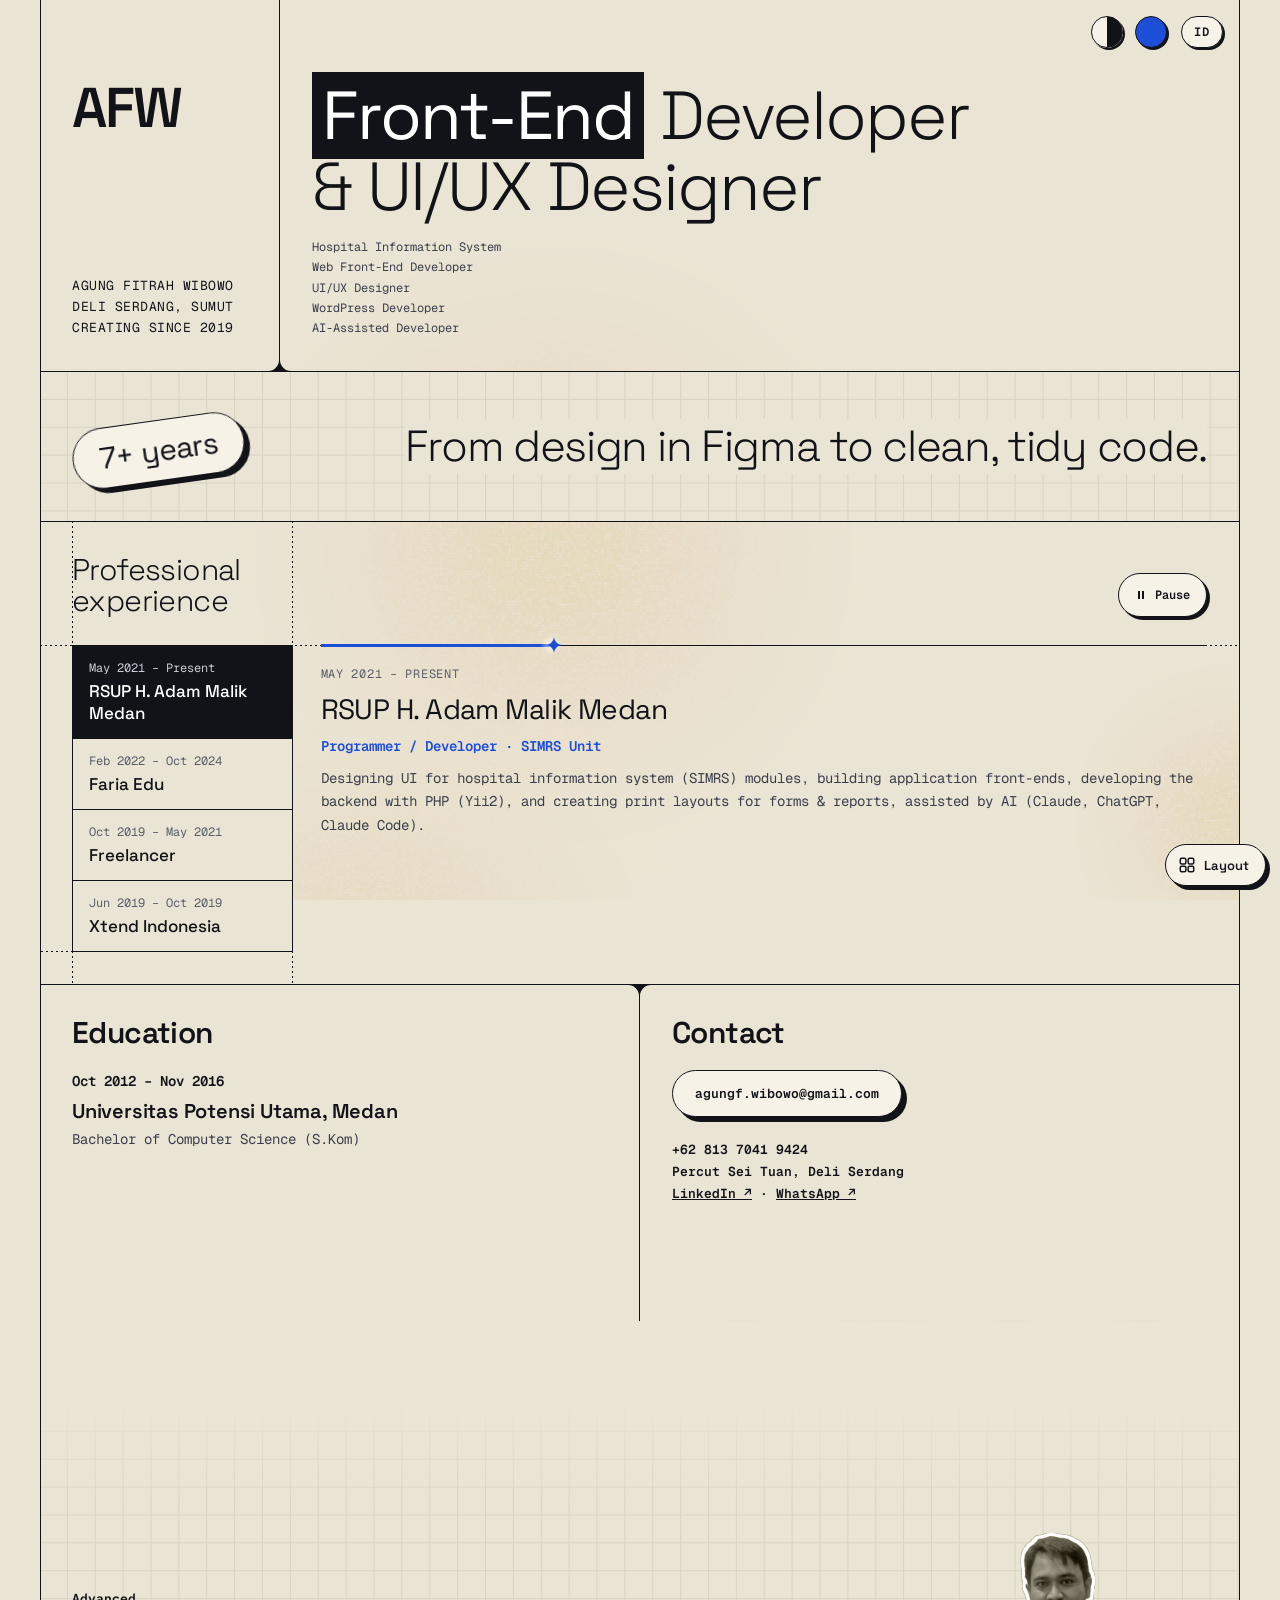
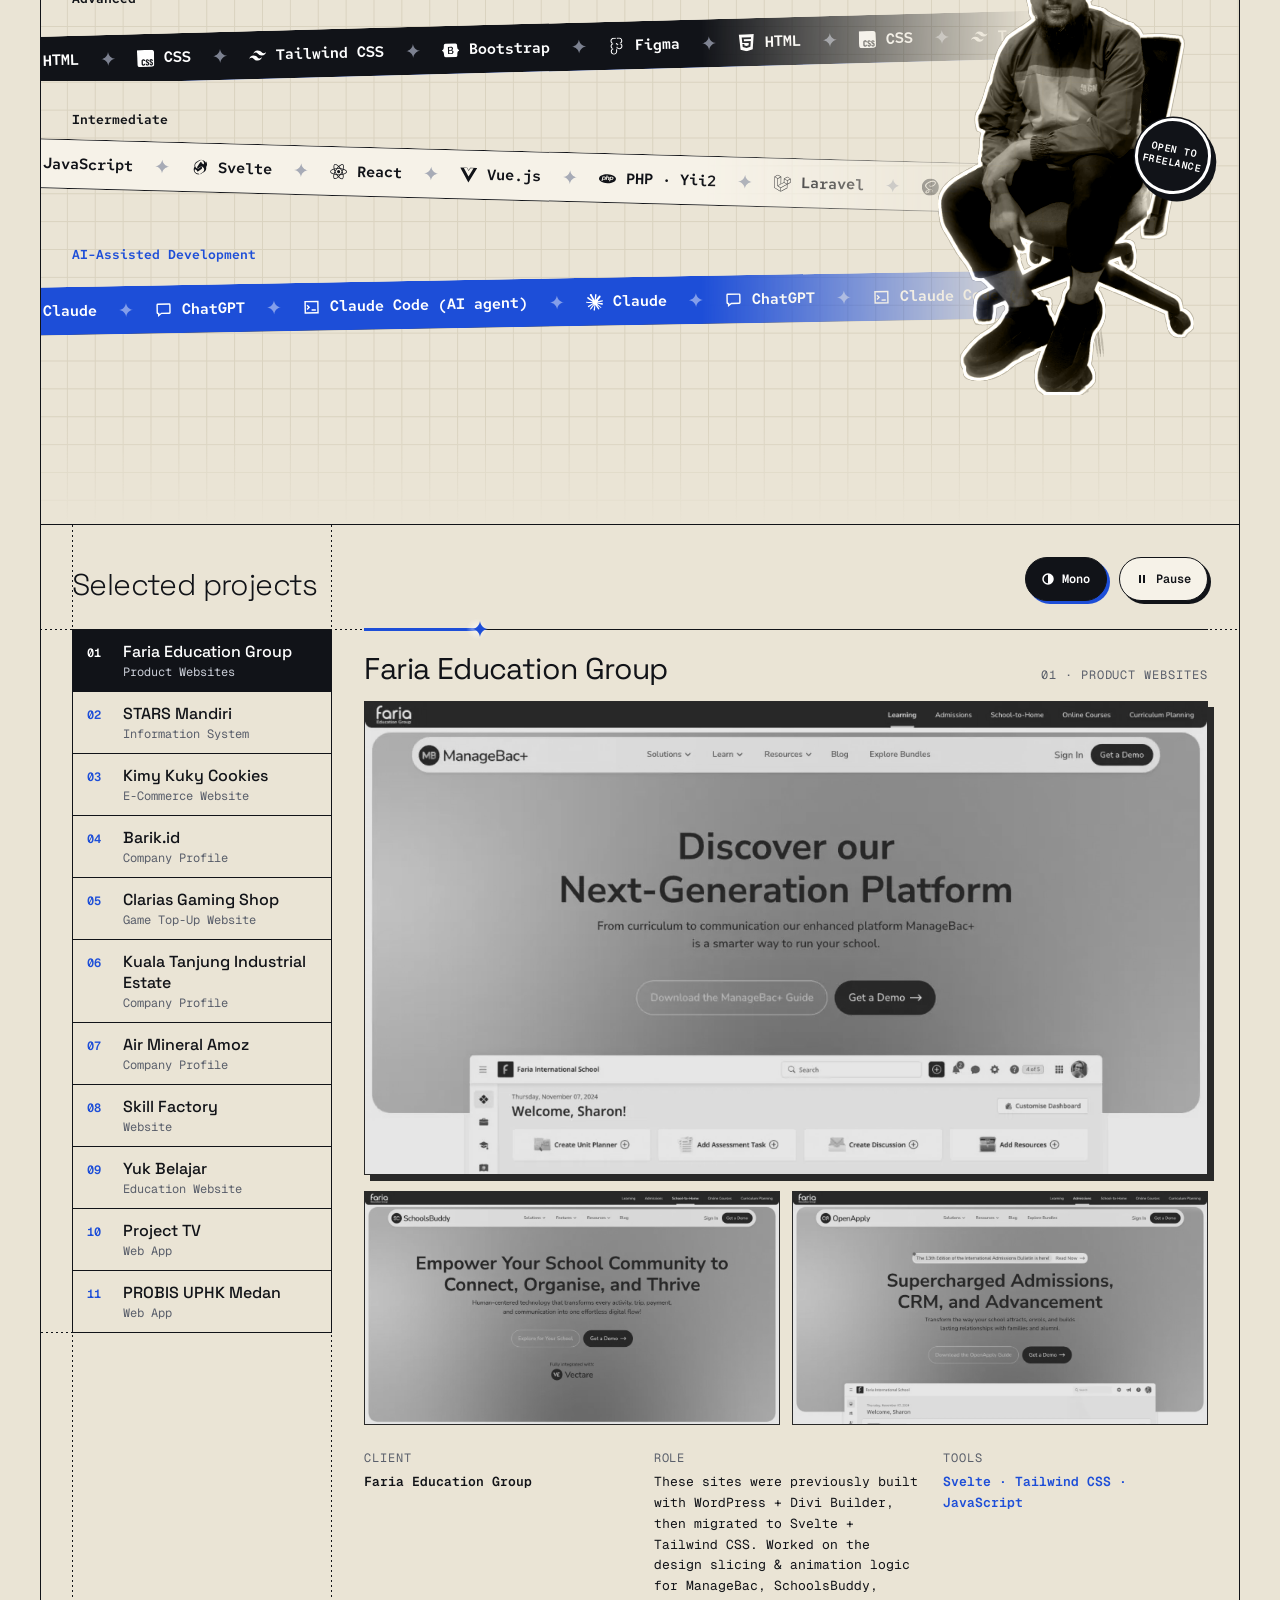
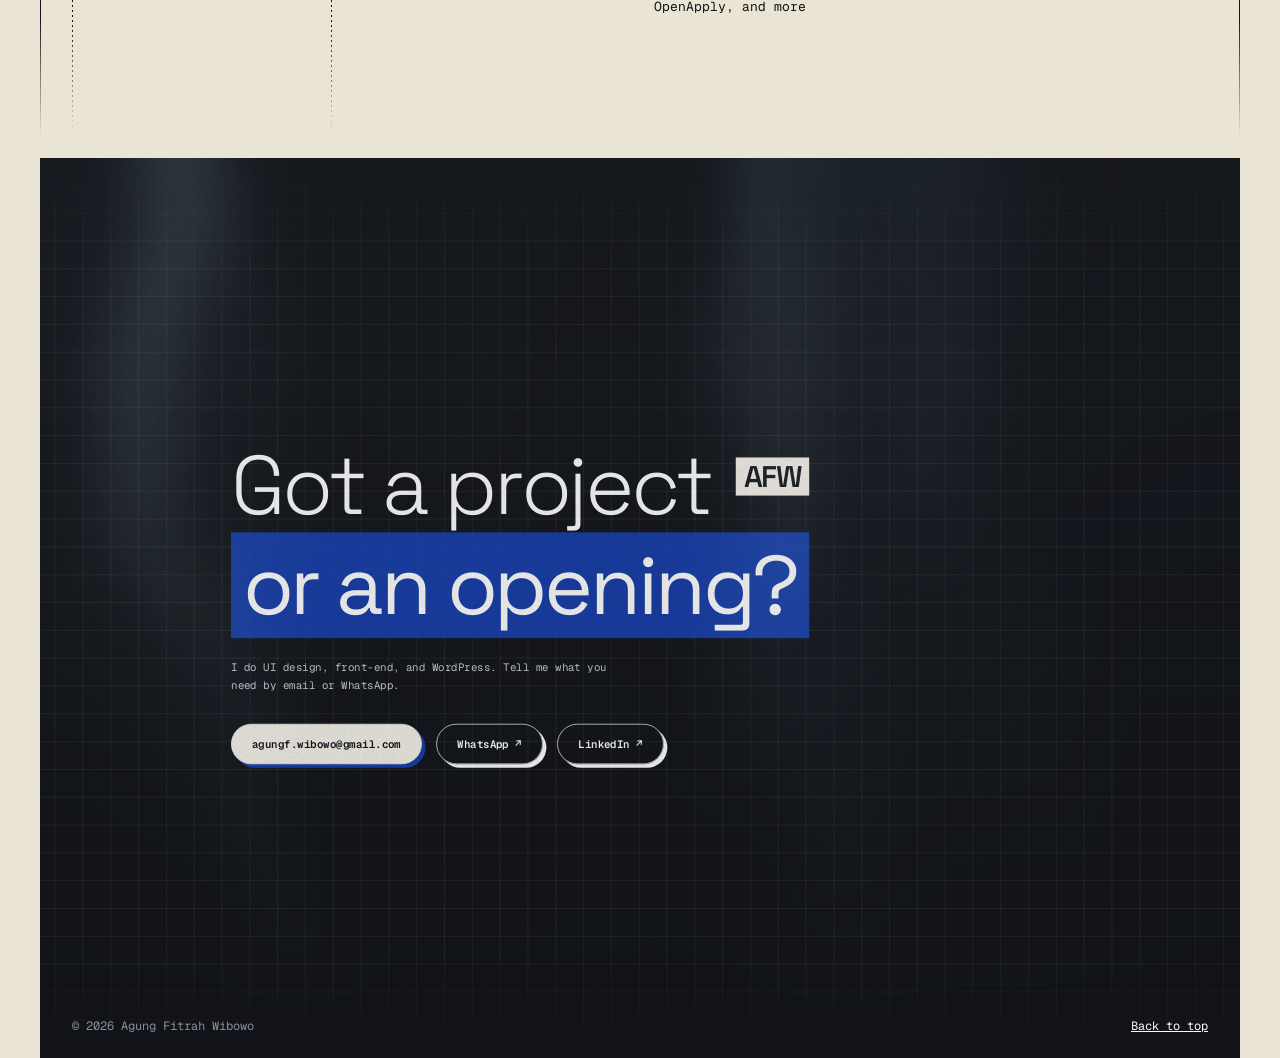
<file: index.html>
<!doctype html>
<html lang="en">
<head>
<meta charset="utf-8">
<meta name="viewport" content="width=device-width, initial-scale=1">
<title>Agung Fitrah Wibowo · Front-End Developer &amp; UI/UX Designer</title>
<meta name="description" content="Portfolio of Agung Fitrah Wibowo: hospital information system programmer, web front-end developer, and UI/UX designer based in Medan, Indonesia.">
<meta name="author" content="Agung Fitrah Wibowo">
<meta name="theme-color" content="#111318">
<meta property="og:type" content="website">
<meta property="og:locale" content="en_US">
<meta property="og:title" content="Agung Fitrah Wibowo · Front-End Developer &amp; UI/UX Designer">
<meta property="og:description" content="Hospital information system programmer, web front-end developer, and UI/UX designer based in Medan, Indonesia.">
<meta property="og:url" content="https://agungfwibowo.github.io/portfolio/">
<meta property="og:image" content="https://agungfwibowo.github.io/portfolio/assets/og.png?v=4">
<meta property="og:image:width" content="1200">
<meta property="og:image:height" content="630">
<meta property="og:image:alt" content="Agung Fitrah Wibowo · Front-End Developer &amp; UI/UX Designer">
<meta name="twitter:card" content="summary_large_image">
<meta name="twitter:image" content="https://agungfwibowo.github.io/portfolio/assets/og.png?v=4">
<link rel="icon" href="data:image/svg+xml,%3Csvg xmlns='http://www.w3.org/2000/svg' viewBox='0 0 32 32'%3E%3Crect width='32' height='32' fill='%23111318'/%3E%3Ctext x='16' y='22' font-family='Arial' font-weight='700' font-size='13' fill='%23fff' text-anchor='middle'%3EAFW%3C/text%3E%3C/svg%3E">
<link rel="preconnect" href="https://fonts.googleapis.com">
<link rel="preconnect" href="https://fonts.gstatic.com" crossorigin>
<style>html{background:#EAE4D5}html[data-theme=dark]{background:#0d0e11}</style>
<script>
// mode gelap: pilihan tersimpan, default terang; diterapkan sebelum render agar tidak berkedip
try { if (localStorage.getItem('afw-theme') === 'dark') document.documentElement.dataset.theme = 'dark'; } catch (e) {}
</script>
<script src="js/data.js?v=29" defer></script>
<script src="js/icons.js?v=2" defer></script>
<script src="themes/registry.js?v=71" defer></script>
<script src="js/core.js?v=7" defer></script>
</head>
<body>
</body>
</html>
</file>
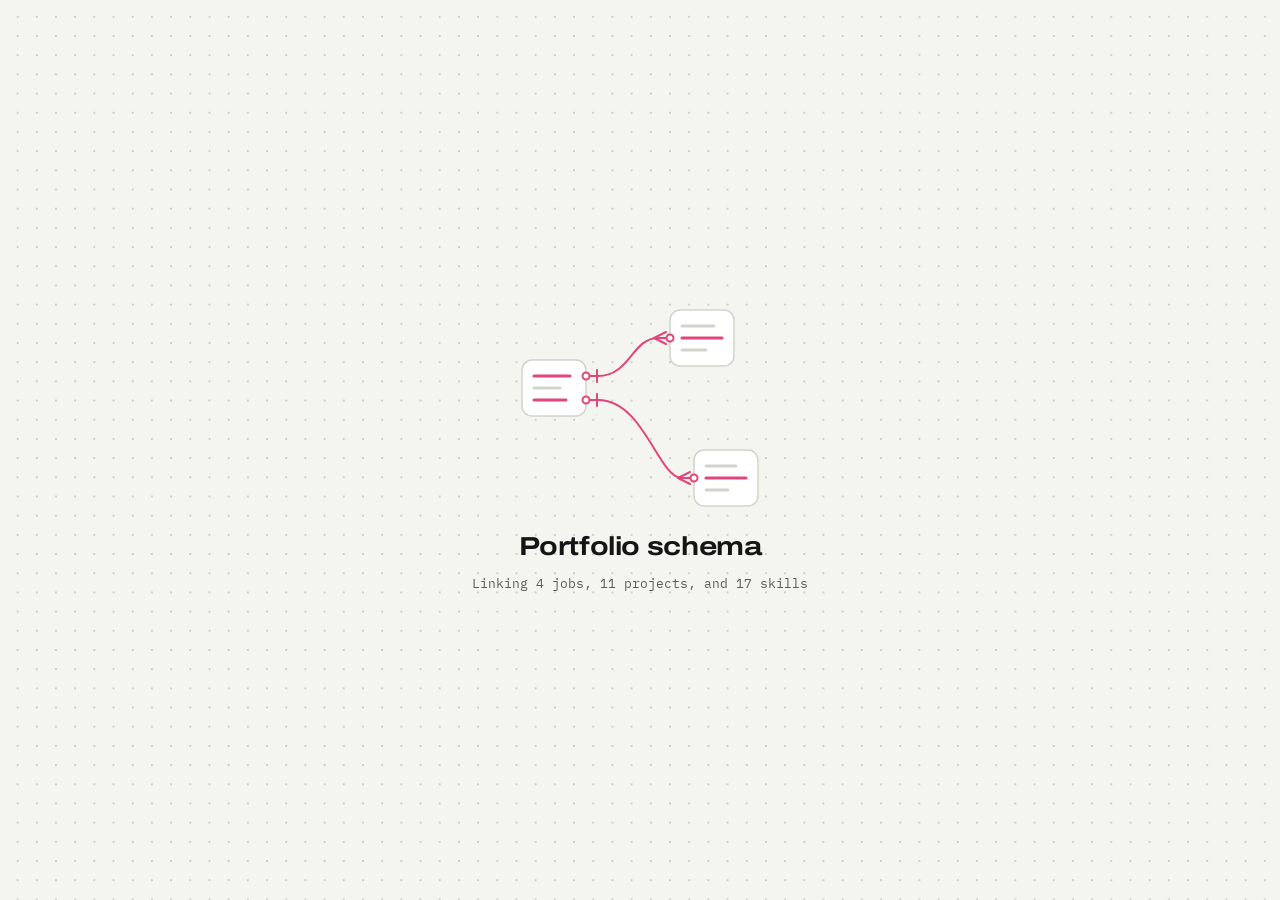
<file: lab/schema/index.html>
<!doctype html>
<html lang="en">
<head>
<meta charset="utf-8">
<meta name="viewport" content="width=device-width, initial-scale=1">
<meta name="robots" content="noindex,nofollow">
<meta name="theme-color" content="#f4f4f1">
<title>Schema · Agung Fitrah Wibowo</title>
<link rel="icon" href="data:image/svg+xml,%3Csvg xmlns='http://www.w3.org/2000/svg' viewBox='0 0 32 32'%3E%3Crect width='32' height='32' rx='8' fill='%23151515'/%3E%3Ctext x='16' y='21.5' font-family='Arial' font-weight='700' font-size='12' fill='%23e3f45c' text-anchor='middle'%3EAFW%3C/text%3E%3C/svg%3E">
<link rel="preconnect" href="https://fonts.googleapis.com">
<link rel="preconnect" href="https://fonts.gstatic.com" crossorigin>
<script>document.documentElement.classList.add('js', 'booting')</script>
<link href="https://fonts.googleapis.com/css2?family=Archivo:wdth,wght@62..125,400..700&family=IBM+Plex+Mono:wght@400;500&display=swap" rel="stylesheet">
<style>
/* Arah visual: kanvas editor node dari referensi pemilik (mockup "Sundays"), diisi ERD sungguhan.
   - kanvas abu terang bertitik: titiknya ikut bergeser dan membesar saat kanvas di-pan/zoom, jadi menunjukkan gerak, bukan hiasan
   - kartu putih membulat = tabel; tiap baris = satu record, garis pink = relasi dengan notasi crow's foot
   - pink hanya untuk garis relasi dan sorotan baris (satu aksen); lime/biru/magenta hanya di ubin ikon untuk
     membedakan jenis tabel (pekerjaan/proyek/keahlian), seperti ubin warna di referensi
   - Archivo melebar (wdth 108-125) meniru judul kartu referensi yang lebar dan geometris; lebar normal untuk teks isi
   - IBM Plex Mono kecil hanya untuk hal yang memang kode: nama kolom, PK/FK, nomor baris, persen zoom */
:root{
  --paper:#f4f4f1;--dot:#cdcdc6;--card:#fff;--line:#e4e4df;--line-2:#d3d3cc;--hover:#f3f3ef;
  --ink:#151515;--ink-2:#5c5c55;
  --wire:#e2457a;--tint:#fdecf2;--tint-2:#fbd5e3;
  --lime:#e3f45c;--blue:#3567ee;--pink:#f06ad6;--plain:#ecece7;
  --wide:'Archivo',system-ui,sans-serif;--mono:'IBM Plex Mono',ui-monospace,Menlo,monospace;
  --top:60px;--ease:cubic-bezier(.2,.7,.2,1);
}
*{box-sizing:border-box}
html{background:var(--paper);color-scheme:light}
body{margin:0;color:var(--ink);font:400 16px/1.5 var(--wide);-webkit-font-smoothing:antialiased;background:var(--paper)}
img{display:block;max-width:100%}
button{font:inherit;color:inherit}
:focus-visible{outline:2px solid var(--ink);outline-offset:2px}
.vh{position:absolute;width:1px;height:1px;overflow:hidden;clip:rect(0 0 0 0);white-space:nowrap}
.skip{position:fixed;left:12px;top:-60px;z-index:50;background:var(--ink);color:#fff;padding:10px 14px;border-radius:10px;text-decoration:none;font-weight:600}
.skip:focus{top:12px}

/* ---------- kepala: merek + breadcrumb seperti referensi ---------- */
.top{position:fixed;top:0;left:0;right:0;height:var(--top);z-index:25;display:flex;align-items:center;gap:18px;
  padding:0 16px 0 20px;background:#fff;border-bottom:1px solid var(--line)}
.mark{font:700 22px/1 var(--wide);font-stretch:125%;letter-spacing:-.02em;color:var(--ink);text-decoration:none;flex:none;
  padding:8px 4px;border-radius:8px}
.crumb{display:flex;align-items:center;gap:4px;min-width:0;font:600 15px/1 var(--wide);font-stretch:110%}
.crumb a,.crumb .here{display:flex;align-items:center;gap:8px;padding:8px;border-radius:9px;color:var(--ink);text-decoration:none;min-width:0}
.crumb a{transition:background-color .3s}
.crumb a:hover{background:var(--hover)}
.crumb svg{width:20px;height:20px;flex:none}
.crumb .sep{color:var(--ink-2);font-weight:400}
.crumb .here img{width:28px;height:28px;border-radius:50%;object-fit:cover;object-position:50% 9%;flex:none;background:var(--plain)}
.crumb .here span{white-space:nowrap;overflow:hidden;text-overflow:ellipsis}
.acts{margin-left:auto;display:flex;gap:8px;flex:none}
.btn{display:inline-flex;align-items:center;justify-content:center;height:40px;padding:0 14px;border:1px solid var(--line-2);border-radius:12px;
  background:#fff;color:var(--ink);font:600 14px/1 var(--wide);font-stretch:108%;text-decoration:none;cursor:pointer;
  transition:background-color .3s,border-color .3s}
.btn:hover{background:var(--hover);border-color:#bdbdb5}
.btn:active{background:#e9e9e4}
@media (max-width:620px){.acts .ghost{display:none}.top{gap:8px;padding:0 12px}.mark{font-size:19px}}
@media (max-width:400px){.crumb .sep,.crumb a span{display:none}}

/* ---------- kanvas ---------- */
.vp{background-color:var(--paper);background-image:radial-gradient(var(--dot) 1.1px,transparent 1.4px);background-size:24px 24px}
.m-canvas,.m-canvas body{height:100%;overflow:hidden}
.m-canvas .vp{position:fixed;inset:var(--top) 0 0 0;overflow:hidden;cursor:grab;touch-action:none;user-select:none;-webkit-user-select:none}
.m-canvas .vp.grabbing{cursor:grabbing}
.m-canvas .vp:focus-visible{outline:2px solid var(--ink);outline-offset:-4px}
.world{position:relative}
.m-canvas .world{position:absolute;left:0;top:0;transform-origin:0 0;will-change:transform}
.glide .world{transition:transform .38s var(--ease)}
.glide.vp{transition:background-position .38s var(--ease),background-size .38s var(--ease)}
.wires{position:absolute;left:0;top:0;width:1px;height:1px;overflow:visible;pointer-events:none}
.m-list .wires{display:none}
/* lebar dunia kanvas tidak boleh terbawa ke daftar (bikin halaman HP melebar dan ter-zoom out) */
.m-list .world{width:auto!important;height:auto!important}


/* garis relasi: aksen pink; garis putus-putus (disebut di deskripsi kerja) baru muncul saat disorot */
.e{fill:none;stroke:var(--wire);stroke-width:1.6;stroke-linecap:round;opacity:.55;transition:opacity .3s,stroke-width .3s}
.e circle{fill:#fff}
.e.imp{opacity:0}
.e.imp .cv{stroke-dasharray:5 6}
#ports{z-index:100000}
.lit .e{opacity:.08}
.lit .e.on{opacity:1;stroke-width:2.4}

/* ---------- kartu = tabel ---------- */
.card{background:var(--card);border:1px solid var(--line);border-radius:18px;
  /* bayangan tipis: kartu adalah benda yang bisa diseret di atas kanvas */
  box-shadow:0 1px 2px rgba(21,21,21,.04),0 12px 28px -20px rgba(21,21,21,.28)}
.m-canvas .card{position:absolute;width:var(--w)}
.card-head{display:flex;align-items:center;gap:12px;padding:14px 16px 10px}
/* mouse: seluruh kartu bisa diseret; layar sentuh: hanya kepala kartu, supaya badan kartu tetap bisa menggeser kanvas */
@media (hover:hover) and (pointer:fine){.m-canvas .card{cursor:grab}}
.m-canvas .card-head{cursor:grab}
.m-canvas .grabbing .card,.m-canvas .grabbing .card-head,.m-canvas .grabbing .rb{cursor:grabbing}
.m-canvas .card.dragging{box-shadow:0 1px 2px rgba(21,21,21,.05),0 22px 40px -22px rgba(21,21,21,.4)}
.tile{width:40px;height:40px;border-radius:11px;display:grid;place-items:center;flex:none}
.tile svg{width:22px;height:22px;fill:none;stroke:currentColor;stroke-width:2;stroke-linecap:round;stroke-linejoin:round}
.t-job{background:var(--lime);color:var(--ink)}
.t-pro{background:var(--blue);color:#fff}
.t-skl{background:var(--pink);color:var(--ink)}
.t-plain{background:var(--plain);color:var(--ink)}
.card-title{margin:0;font:650 19px/1.15 var(--wide);font-stretch:116%;letter-spacing:-.01em}
.card-sub{margin:4px 0 0;font:400 12.5px/1.3 var(--mono);color:var(--ink-2)}
.schema{margin:0 16px;padding:7px 0;border-top:1px dashed var(--line-2);border-bottom:1px solid var(--line);
  font:400 12px/1.45 var(--mono);color:var(--ink-2)}
.schema b{font-weight:500;color:var(--ink)}

.rows{list-style:none;margin:0;padding:6px 8px 10px}
.row{border-radius:10px;transition:opacity .3s}
.rb{display:flex;align-items:center;gap:10px;width:100%;min-height:44px;padding:7px 10px;border:0;border-radius:10px;background:none;
  text-align:left;color:var(--ink);text-decoration:none;cursor:pointer;transition:background-color .3s,box-shadow .3s}
.rb:hover{background:var(--hover)}
.rb:active{background:#ebebe6}
.rb:focus-visible{outline:2px solid var(--ink);outline-offset:-2px}
span.rb{cursor:text}
span.rb:hover{background:none}
.pk{flex:none;min-width:22px;font:500 12px/1 var(--mono);color:var(--ink-2)}
.pk.k{min-width:76px}
.tx{min-width:0}
.tx b{display:block;font-weight:600;font-size:15.5px;line-height:1.25}
.tx small{display:block;margin-top:2px;font-size:13px;line-height:1.3;color:var(--ink-2)}
.meta{margin-left:auto;flex:none;display:flex;align-items:center;gap:6px}
.tag{font:650 11.5px/1 var(--wide);font-stretch:110%;padding:5px 7px;border-radius:6px;background:var(--lime);color:var(--ink)}
.cnt{font:500 12px/1 var(--mono);color:var(--ink-2)}
.m-canvas .lit .row{opacity:.42}
.m-canvas .lit .row.on{opacity:1}
.m-canvas .lit .row.on .rb{background:var(--tint)}
.m-canvas .lit .row.src .rb{background:var(--tint-2);box-shadow:inset 0 0 0 1.5px var(--wire)}

/* relasi tertulis: hanya di tampilan daftar, pengganti garis */
.rel{display:none}
.m-list .rel{display:flex;flex-wrap:wrap;align-items:baseline;gap:4px 6px;margin:0 10px 8px 42px;font-size:13.5px;color:var(--ink-2)}
.rl{font:400 12px/1 var(--mono)}
.rs{color:var(--line-2)}
.go{border:0;background:none;padding:4px 2px;color:var(--ink);font-weight:600;text-decoration:underline;text-decoration-color:var(--wire);
  text-underline-offset:3px;cursor:pointer;border-radius:4px;transition:color .3s}
.go:hover{color:var(--wire)}
.row.flash .rb{animation:flash 1.4s var(--ease)}
@keyframes flash{0%,40%{background:var(--tint-2)}100%{background:transparent}}

/* profil: kartu paling besar dan satu-satunya dengan foto, jadi titik fokus kanvas */
.ph{gap:14px;padding-bottom:12px}
.av{width:64px;height:64px;border-radius:50%;object-fit:cover;object-position:50% 9%;flex:none;background:var(--plain)}
.pname{margin:0;font:700 23px/1.1 var(--wide);font-stretch:118%;letter-spacing:-.015em}
.hl{margin:14px 16px 4px;font:600 17px/1.3 var(--wide);font-stretch:108%}
.hl mark{background:var(--lime);color:var(--ink);padding:0 4px;border-radius:4px}
.tagline{margin:0 16px 6px;color:var(--ink-2);font-size:15px}
.fields{margin:0;padding:6px 18px 16px}
.fields>div{display:flex;gap:12px;padding:8px 0;border-top:1px solid var(--line)}
.fields>div:first-child{border-top:0}
.fields dt{flex:none;min-width:76px;font:400 12px/1.9 var(--mono);color:var(--ink-2)}
.fields dd{margin:0;font-size:15px;line-height:1.45}
.fields ul{list-style:none;margin:0;padding:0}

/* ---------- alat kanvas ---------- */
.tools{position:fixed;left:16px;top:calc(var(--top) + 20px);z-index:20;display:flex;flex-direction:column;gap:12px}
.grp{display:flex;flex-direction:column;gap:2px;padding:6px;background:#fff;border:1px solid var(--line);border-radius:16px;
  box-shadow:0 10px 24px -18px rgba(21,21,21,.3)}
.ib{width:40px;height:40px;display:grid;place-items:center;border:0;border-radius:10px;background:none;color:var(--ink);cursor:pointer;
  transition:background-color .3s}
.ib:hover{background:var(--hover)}
.ib:active{background:#e6e6e0}
.ib[aria-pressed="true"]{background:#e8e8e2}
.ib svg{width:21px;height:21px;fill:none;stroke:currentColor;stroke-width:2;stroke-linecap:round;stroke-linejoin:round}
#zoomv{display:block;padding:4px 0 2px;text-align:center;font:500 11.5px/1 var(--mono);color:var(--ink-2)}
.m-list .tools{left:50%;top:auto;bottom:16px;transform:translateX(-50%)}
.m-list .zoomg{display:none}
.m-list .viewg{flex-direction:row}

.hint{position:fixed;left:50%;bottom:16px;transform:translateX(-50%);z-index:15;max-width:calc(100vw - 32px);margin:0;
  padding:8px 12px;background:#fff;border:1px solid var(--line);border-radius:10px;font-size:13px;line-height:1.35;color:var(--ink-2);text-align:center}
.c-legend{padding:14px 16px;font-size:13.5px;color:var(--ink-2)}
.c-legend h2{margin:0 0 10px;font:650 15px/1 var(--wide);font-stretch:112%;color:var(--ink)}
.c-legend ul{list-style:none;margin:0;padding:0;display:grid;gap:8px}
.c-legend li{display:flex;align-items:center;gap:12px;line-height:1.35}
.c-legend svg{width:40px;height:14px;flex:none;fill:none;stroke:var(--wire);stroke-width:1.6;stroke-linecap:round}
.m-list #c-legend{display:none}
.used .hint{display:none}
.m-list .hint{display:none}
@media (max-width:700px){.hint{left:72px;right:16px;transform:none;max-width:none;text-align:left}}

/* ---------- tampilan daftar ---------- */
.m-list .vp{min-height:100vh;padding:calc(var(--top) + 24px) 16px 120px}
.m-list #cards{display:flex;flex-direction:column;gap:20px;max-width:720px;margin:0 auto}
.m-list .card{position:static;width:auto}

/* ---------- panel detail ---------- */
.panel{position:fixed;top:calc(var(--top) + 12px);right:16px;bottom:16px;z-index:30;width:min(400px,calc(100vw - 32px));
  display:flex;flex-direction:column;background:#fff;border:1px solid var(--line);border-radius:18px;
  /* bayangan tebal satu-satunya: panel melayang di atas kanvas dan kartu */
  box-shadow:0 28px 60px -28px rgba(21,21,21,.45)}
.panel[hidden]{display:none}
.pn-top{display:flex;align-items:center;gap:10px;padding:12px 12px 4px 20px}
.pn-kind{font:400 12.5px/1 var(--mono);color:var(--ink-2)}
.pn-top .ib{margin-left:auto}
.pn-body{overflow:auto;padding:4px 20px 24px;overscroll-behavior:contain}
.pn-body h2{margin:6px 0 4px;font:700 24px/1.12 var(--wide);font-stretch:116%;letter-spacing:-.015em;outline:0}
.pn-sub{margin:0 0 16px;color:var(--ink-2);font-size:15px}
.shots{display:grid;gap:10px;margin:0 0 18px}
.shot{margin:0;aspect-ratio:16/10;border-radius:12px;overflow:hidden;background:var(--plain);border:1px solid var(--line);position:relative}
.shot img{width:100%;height:100%;object-fit:cover;object-position:50% 0}
.shot.miss img{display:none}
.shot.miss::after{content:attr(data-miss);position:absolute;inset:0;display:grid;place-items:center;font:400 12.5px/1 var(--mono);color:var(--ink-2)}
.pn-dl{margin:0}
.pn-dl dt{margin-top:16px;font:400 12px/1.4 var(--mono);color:var(--ink-2)}
.pn-dl dd{margin:4px 0 0;font-size:15.5px;line-height:1.55}
.chips{display:flex;flex-wrap:wrap;gap:6px}
.chip{display:inline-flex;align-items:center;min-height:32px;padding:4px 10px;border-radius:8px;border:1px solid var(--line-2);background:#fff;font-size:14px}
button.chip{cursor:pointer;font-weight:600;transition:background-color .3s,border-color .3s}
button.chip:hover{background:var(--tint);border-color:var(--wire)}
.empty{color:var(--ink-2)}
@media (max-width:880px){.panel{top:calc(var(--top) + 8px);left:8px;right:8px;bottom:8px;width:auto}}

/* ---------- loader: dua tabel kecil lalu satu relasi yang tergambar, sampai font dimuat dan kanvas selesai ditata ---------- */
#boot{position:fixed;inset:0;z-index:60;display:grid;place-content:center;justify-items:center;gap:14px;
  background-color:var(--paper);background-image:radial-gradient(var(--dot) 1.1px,transparent 1.4px);background-size:24px 24px;
  transition:opacity .35s var(--ease)}
html:not(.js) #boot{display:none}
#boot.done{opacity:0;pointer-events:none}
#boot svg{width:240px;max-width:calc(100vw - 48px);height:auto;fill:none;stroke-linecap:round;stroke-linejoin:round;overflow:visible}
#boot .bk{fill:#fff;stroke:var(--line-2);stroke-width:1.5;animation:bIn .4s var(--ease) both}
#boot .b2{animation-delay:.15s}
#boot .b3{animation-delay:.3s}
#boot .rw{stroke:var(--line-2);stroke-width:3;animation:bIn .4s .2s var(--ease) both}
/* baris yang tersambung jadi pink saat relasinya terhubung, seperti sorotan baris di kanvas */
#boot .rc{animation:bIn .4s .2s var(--ease) both,bRow .3s 1.15s var(--ease) forwards}
#boot .rc.c2{animation-delay:.2s,2s}
@keyframes bRow{to{stroke:var(--wire)}}
#boot .ln{stroke:var(--wire);stroke-width:2;stroke-dasharray:1;stroke-dashoffset:1;animation:bDraw .7s .5s var(--ease) forwards}
#boot .ln.l2{animation-delay:1.35s}
#boot .mk{stroke:var(--wire);stroke-width:2;opacity:0;animation:bIn .25s 1.15s forwards}
#boot .pt{fill:#fff;stroke:var(--wire);stroke-width:2;opacity:0;animation:bIn .25s 1.15s forwards}
#boot .m2{animation-delay:2s}
#boot p{margin:0;font:400 12.5px/1.4 var(--mono);color:var(--ink-2);text-align:center;padding:0 24px}
#boot .boot-h{margin-top:10px;font:700 26px/1.1 var(--wide);font-stretch:118%;letter-spacing:-.015em;color:var(--ink);animation:bIn .4s .2s var(--ease) both}
@keyframes bIn{from{opacity:0}to{opacity:1}}
@keyframes bDraw{to{stroke-dashoffset:0}}
.booting body{overflow:hidden}
/* selesai memuat: navbar turun dari atas, toolbar masuk dari luar (kiri di kanvas, bawah di daftar).
   transisi hanya hidup selama .intro supaya ganti tampilan kanvas/daftar tidak ikut beranimasi */
.booting .top{transform:translateY(-100%)}
.booting.m-canvas .tools{transform:translateX(calc(-100% - 24px))}
.booting.m-list .tools{transform:translate(-50%,calc(100% + 24px))}
.booting .hint{opacity:0}
.intro .top{transition:transform .6s .25s var(--ease)}
.intro .tools{transition:transform .6s .4s var(--ease)}
.intro .hint{transition:opacity .4s .75s}

/* ---------- galat ---------- */
.err{position:fixed;inset:var(--top) 0 0 0;display:grid;place-items:center;padding:24px;z-index:40;background:var(--paper)}
.err[hidden]{display:none}
.err div{max-width:440px;background:#fff;border:1px solid var(--line);border-radius:18px;padding:24px}
.err p{margin:0 0 16px}
.err .acts{margin:0;justify-content:flex-start}

@media (prefers-reduced-motion:reduce){
  .glide .world,.glide.vp{transition:none}
  .row.flash .rb{animation:none;background:var(--tint-2)}
  #boot *{animation:none!important;opacity:1!important;stroke-dashoffset:0!important}
  .intro .top,.intro .tools,.intro .hint{transition:none}
}
</style>
</head>
<body>
<div id="boot" aria-hidden="true">
  <svg viewBox="0 0 240 200">
    <rect class="bk" x="2" y="52" width="64" height="56" rx="10"/>
    <rect class="bk b2" x="150" y="2" width="64" height="56" rx="10"/>
    <rect class="bk b3" x="174" y="142" width="64" height="56" rx="10"/>
    <path class="rw" d="M14 80h26M162 18h32M162 42h24M186 158h30M186 182h22"/>
    <path class="rw rc" d="M14 68h36M162 30h40"/>
    <path class="rw rc c2" d="M14 92h32M186 170h40"/>
    <path class="ln" pathLength="1" d="M66 68H78C110 68 112 30 138 30H150"/>
    <path class="mk" d="M77 62v12M134 30l12-6M134 30h12M134 30l12 6"/>
    <circle class="pt" cx="66" cy="68" r="3.5"/><circle class="pt" cx="150" cy="30" r="3.5"/>
    <path class="ln l2" pathLength="1" d="M66 92H78C124 92 138 170 162 170H174"/>
    <path class="mk m2" d="M77 86v12M158 170l12-6M158 170h12M158 170l12 6"/>
    <circle class="pt m2" cx="66" cy="92" r="3.5"/><circle class="pt m2" cx="174" cy="170" r="3.5"/>
  </svg>
  <p class="boot-h" data-t="title">Portfolio schema</p>
  <p id="boot-t"></p>
</div>
<a class="skip" href="#cards" data-t="skip">Skip to the diagram</a>

<header class="top">
  <a class="mark" href="../../" data-main data-t-aria="mainAria">AFW</a>
  <nav class="crumb" data-t-aria="crumbAria">
    <a href="../" data-lab aria-label="Lab"><svg viewBox="0 0 24 24" fill="none" stroke="currentColor" stroke-width="2" stroke-linejoin="round" aria-hidden="true"><path d="M3.5 7.5a2 2 0 0 1 2-2h4l2 2h7a2 2 0 0 1 2 2v7a2 2 0 0 1-2 2h-13a2 2 0 0 1-2-2z"/></svg><span>Lab</span></a>
    <span class="sep" aria-hidden="true">/</span>
    <span class="here" aria-current="page"><img src="../../assets/foto-agung.webp" width="600" height="1095" alt=""><span data-t="title">Portfolio schema</span></span>
  </nav>
  <div class="acts">
    <a class="btn ghost" href="../../" data-main data-t="main">Main site</a>
    <button class="btn" id="lang-btn" type="button">ID</button>
  </div>
</header>

<main id="main" aria-busy="true">
  <div class="vp" id="vp" tabindex="0" role="region" data-t-aria="vpAria">
    <div class="world" id="world">
      <svg class="wires" id="wires" aria-hidden="true"></svg>
      <div id="cards" tabindex="-1"></div>
      <svg class="wires" id="ports" aria-hidden="true"></svg>
    </div>
  </div>

  <div class="tools" role="toolbar" data-t-aria="toolsAria">
    <div class="grp zoomg">
      <button class="ib" type="button" id="z-fit" data-t-aria="fit"><svg viewBox="0 0 24 24" aria-hidden="true"><path d="M4 9V4h5M20 9V4h-5M4 15v5h5M20 15v5h-5"/></svg></button>
      <button class="ib" type="button" id="z-in" data-t-aria="zin"><svg viewBox="0 0 24 24" aria-hidden="true"><path d="M12 5v14M5 12h14"/></svg></button>
      <button class="ib" type="button" id="z-out" data-t-aria="zout"><svg viewBox="0 0 24 24" aria-hidden="true"><path d="M5 12h14"/></svg></button>
      <output id="zoomv" aria-live="polite">100%</output>
    </div>
    <div class="grp viewg">
      <button class="ib" type="button" id="v-canvas" data-t-aria="vCanvas" aria-pressed="true"><svg viewBox="0 0 24 24" aria-hidden="true"><rect x="3" y="4" width="7" height="6" rx="1.5"/><rect x="14" y="14" width="7" height="6" rx="1.5"/><path d="M10 7h2.5a2 2 0 0 1 2 2v5"/></svg></button>
      <button class="ib" type="button" id="v-list" data-t-aria="vList" aria-pressed="false"><svg viewBox="0 0 24 24" aria-hidden="true"><path d="M10 6h10M10 12h10M10 18h10"/><rect x="3.5" y="4.5" width="3" height="3" rx=".6"/><rect x="3.5" y="10.5" width="3" height="3" rx=".6"/><rect x="3.5" y="16.5" width="3" height="3" rx=".6"/></svg></button>
    </div>
  </div>

  <p class="hint" id="hint"></p>


  <div class="err" id="err" hidden>
    <div>
      <p data-t="err">The portfolio data did not load, so the diagram is empty. Reload the page, or open the main site.</p>
      <div class="acts">
        <button class="btn" type="button" id="err-reload" data-t="errBtn">Reload</button>
        <a class="btn" href="../../" data-main data-t="main">Main site</a>
      </div>
    </div>
  </div>
</main>

<aside class="panel" id="panel" role="dialog" aria-modal="false" aria-labelledby="pn-h" hidden>
  <div class="pn-top">
    <span class="pn-kind" id="pn-kind"></span>
    <button class="ib" type="button" id="pn-x" data-t-aria="close"><svg viewBox="0 0 24 24" aria-hidden="true"><path d="M6 6l12 12M18 6 6 18"/></svg></button>
  </div>
  <div class="pn-body" id="pn-body"></div>
</aside>

<script src="../../js/data.js"></script>
<script>
(function () {
  var T = {
    en: {
      skip: 'Skip to the diagram', lang: 'ID', langAria: 'Ganti ke Bahasa Indonesia',
      main: 'Main site', mainAria: 'Go to the main site', crumbAria: 'Page location', title: 'Portfolio schema',
      vpAria: 'Portfolio relationship diagram. Arrow keys pan, plus and minus zoom, 0 shows everything.',
      toolsAria: 'Canvas tools', fit: 'Show everything', zin: 'Zoom in', zout: 'Zoom out', vCanvas: 'Canvas view', vList: 'List view',
      hint: 'Drag the canvas to pan · Ctrl + scroll to zoom · drag a card to move it',
      hintTouch: 'Drag with one finger to pan · pinch to zoom',
      lgT: 'How to read it', lgOne: 'one', lgMany: 'many', lgImp: 'named in a job description, shown on hover',
      sub: function (t, n) { return t + ' table · ' + n + (n === 1 ? ' row' : ' rows') },
      boot: function (j, p, k) { return 'Linking ' + j + ' jobs, ' + p + ' projects, and ' + k + ' skills' },
      tbl: { profile: 'profile', jobs: 'jobs', pros: 'projects', skl: 'skills', edu: 'education', contact: 'contact' },
      tProfile: 'Profile', tJobs: 'Work', tPros: 'Projects', tEdu: 'Education', tContact: 'Contact',
      sc: {
        profile: '<b>PK</b> id · name · location · since', jobs: '<b>PK</b> id · company · period · role',
        pros: '<b>PK</b> no · name · category · <b>FK</b> job_id', skl: '<b>PK</b> id · name · level',
        edu: '<b>PK</b> id · <b>FK</b> profile_id · school · degree', contact: '<b>FK</b> profile_id · kind · value'
      },
      now: 'current', used: function (n) { return 'used in ' + n + (n === 1 ? ' project' : ' projects') },
      fLoc: 'location', fSince: 'experience', fRoles: 'roles', fSchool: 'school', fDegree: 'degree', fPeriod: 'period',
      cEmail: 'email', cWa: 'whatsapp', cPhone: 'phone', cIn: 'linkedin', cAddr: 'address',
      rel: { 'job>pro': 'Projects', 'job>skl': 'Mentions', 'pro>job': 'Built during', 'pro>skl': 'Tools', 'skl>pro': 'Used in', 'skl>job': 'Mentioned in' },
      close: 'Close panel', kind: { job: 'jobs table', pro: 'projects table', skl: 'skills table' },
      pClient: 'Client', pRole: 'Role', pTools: 'Tools', pJob: 'Built during',
      jRole: 'Role', jDesc: 'What I did', jPros: 'Projects in the portfolio', jSkl: 'Tools named in the description',
      jNoPro: 'No project from this job is in the portfolio yet.',
      sGroup: 'Level', sPros: 'Used in projects', sJobs: 'Named in jobs', sNone: 'No project in the portfolio lists this tool yet.',
      shot: function (name, i, n) { return 'Screenshot of ' + name + ', ' + i + ' of ' + n },
      miss: 'Image missing', photoAlt: 'Photo of Agung Fitrah Wibowo',
      err: 'The portfolio data did not load, so the diagram is empty. Reload the page, or open the main site.', errBtn: 'Reload',
      mailSubject: "Hi Agung, I'd like to talk", waText: 'Hi Agung, I came across your portfolio and would like to talk about '
    },
    id: {
      skip: 'Lompat ke diagram', lang: 'EN', langAria: 'Switch to English',
      main: 'Situs utama', mainAria: 'Ke situs utama', crumbAria: 'Lokasi halaman', title: 'Skema portofolio',
      vpAria: 'Diagram relasi portofolio. Tombol panah untuk menggeser, plus dan minus untuk zoom, 0 untuk menampilkan semua.',
      toolsAria: 'Alat kanvas', fit: 'Tampilkan semua', zin: 'Perbesar', zout: 'Perkecil', vCanvas: 'Tampilan kanvas', vList: 'Tampilan daftar',
      hint: 'Seret kanvas untuk menggeser · Ctrl + gulir untuk zoom · seret kartu untuk memindahkannya',
      hintTouch: 'Geser dengan satu jari · cubit untuk zoom',
      lgT: 'Cara membaca', lgOne: 'satu', lgMany: 'banyak', lgImp: 'disebut di deskripsi kerja, muncul saat disorot',
      sub: function (t, n) { return 'tabel ' + t + ' · ' + n + ' baris' },
      boot: function (j, p, k) { return 'Menghubungkan ' + j + ' pekerjaan, ' + p + ' proyek, dan ' + k + ' keahlian' },
      tbl: { profile: 'profil', jobs: 'pekerjaan', pros: 'proyek', skl: 'keahlian', edu: 'pendidikan', contact: 'kontak' },
      tProfile: 'Profil', tJobs: 'Pekerjaan', tPros: 'Proyek', tEdu: 'Pendidikan', tContact: 'Kontak',
      sc: {
        profile: '<b>PK</b> id · nama · lokasi · sejak', jobs: '<b>PK</b> id · perusahaan · periode · peran',
        pros: '<b>PK</b> no · nama · kategori · <b>FK</b> pekerjaan_id', skl: '<b>PK</b> id · nama · tingkat',
        edu: '<b>PK</b> id · <b>FK</b> profil_id · kampus · gelar', contact: '<b>FK</b> profil_id · jenis · nilai'
      },
      now: 'aktif', used: function (n) { return 'dipakai di ' + n + ' proyek' },
      fLoc: 'lokasi', fSince: 'pengalaman', fRoles: 'peran', fSchool: 'kampus', fDegree: 'gelar', fPeriod: 'periode',
      cEmail: 'email', cWa: 'whatsapp', cPhone: 'telepon', cIn: 'linkedin', cAddr: 'alamat',
      rel: { 'job>pro': 'Proyek', 'job>skl': 'Disebut', 'pro>job': 'Dikerjakan di', 'pro>skl': 'Alat', 'skl>pro': 'Dipakai di', 'skl>job': 'Disebut di' },
      close: 'Tutup panel', kind: { job: 'tabel pekerjaan', pro: 'tabel proyek', skl: 'tabel keahlian' },
      pClient: 'Klien', pRole: 'Peran', pTools: 'Alat', pJob: 'Dikerjakan saat',
      jRole: 'Peran', jDesc: 'Yang dikerjakan', jPros: 'Proyek di portofolio', jSkl: 'Alat yang disebut di deskripsi',
      jNoPro: 'Belum ada proyek dari masa kerja ini di portofolio.',
      sGroup: 'Tingkat', sPros: 'Dipakai di proyek', sJobs: 'Disebut di pekerjaan', sNone: 'Belum ada proyek di portofolio yang mencatat alat ini.',
      shot: function (name, i, n) { return 'Tangkapan layar ' + name + ', ' + i + ' dari ' + n },
      miss: 'Gambar belum ada', photoAlt: 'Foto Agung Fitrah Wibowo',
      err: 'Data portofolio gagal dimuat, jadi diagramnya kosong. Muat ulang halaman, atau buka situs utama.', errBtn: 'Muat ulang',
      mailSubject: 'Halo Agung, saya tertarik berdiskusi', waText: 'Halo Agung, saya lihat portofolio kamu dan ingin ngobrol soal '
    }
  }

  var root = document.documentElement
  var $ = function (s) { return document.querySelector(s) }
  var $$ = function (s, el) { return [].slice.call((el || document).querySelectorAll(s)) }
  var esc = function (s) { return String(s).replace(/[&<>"]/g, function (c) { return { '&': '&amp;', '<': '&lt;', '>': '&gt;', '"': '&quot;' }[c] }) }
  var pad = function (n) { return (n < 10 ? '0' : '') + n }
  var reduce = matchMedia('(prefers-reduced-motion: reduce)').matches
  var coarse = matchMedia('(pointer: coarse)').matches
  var ASSETS = '../../assets/'
  var vp = $('#vp'), world = $('#world'), wires = $('#wires'), portsEl = $('#ports'), cardsEl = $('#cards'), panel = $('#panel')

  // ---------- bahasa: sama seperti situs utama dan lab lain ('afw-lang', ?lang=id) ----------
  var lang = ''
  try { lang = new URLSearchParams(location.search).get('lang') || localStorage.getItem('afw-lang') || '' } catch (e) {}
  if (lang !== 'id' && lang !== 'en') lang = 'en'
  var t = T[lang]

  function chrome() {
    var q = lang === 'id' ? '?lang=id' : ''
    root.lang = lang
    $$('[data-t]').forEach(function (el) { el.textContent = t[el.dataset.t] })
    $$('[data-t-aria]').forEach(function (el) { el.setAttribute('aria-label', t[el.dataset.tAria]) })
    var b = $('#lang-btn'); b.textContent = t.lang; b.setAttribute('aria-label', t.langAria)
    $$('[data-lab]').forEach(function (a) { a.href = '../' + q })
    $$('[data-main]').forEach(function (a) { a.href = '../../' + q })
    $('#hint').textContent = coarse ? t.hintTouch : t.hint
  }

  // loader hilang setelah garisnya selesai tergambar (sekitar 2,7 detik sejak halaman dibuka), tidak lebih lama dari itu
  function unboot(now) {
    var b = $('#boot'); if (!b || b.classList.contains('done')) return
    setTimeout(function () {
      b.classList.add('done'); root.classList.add('intro'); root.classList.remove('booting'); $('#main').removeAttribute('aria-busy')
      setTimeout(function () { root.classList.remove('intro') }, 1300)
      setTimeout(function () { b.remove() }, 400)
    }, now || reduce ? 0 : Math.max(0, 2700 - performance.now()))
  }

  var S = window.SITE
  if (!S || !S.id || !S.id.projects) {
    chrome()
    unboot(true)
    $('#err').hidden = false
    $('#err-reload').addEventListener('click', function () { location.reload() })
    $('#lang-btn').addEventListener('click', function () { lang = lang === 'id' ? 'en' : 'id'; t = T[lang]; chrome() })
    return
  }

  // data.js: `en` hanya berisi teks terjemahan, sisanya diambil dari `id` (sama seperti situs utama)
  function merge(base, over) {
    if (over === undefined) return base
    if (Array.isArray(base)) return base.map(function (v, i) { return merge(v, over[i]) })
    if (base && typeof base === 'object') {
      var o = {}, k
      for (k in base) o[k] = merge(base[k], over[k])
      for (k in over) if (!(k in base)) o[k] = over[k]
      return o
    }
    return over
  }
  var D

  // ---------- relasi: diturunkan dari data `id` supaya sama di kedua bahasa ----------
  var ID = S.id, JOBS = ID.jobs, PROS = ID.projects, GROUPS = ID.skills.groups
  var skills = []
  GROUPS.forEach(function (g, gi) { g.items.forEach(function (it, ii) { skills.push({ key: 'skl:' + gi + '-' + ii, name: it.name }) }) })
  // token di `tools` proyek yang namanya beda dengan nama keahlian
  var ALIAS = { 'HTML': ['HTML/CSS'], 'CSS': ['HTML/CSS'], 'PHP · Yii2': ['Yii2', 'PHP'], 'WordPress (Divi)': ['WordPress', 'Divi Builder'] }
  // nama alat yang dicari di deskripsi pekerjaan (relasi putus-putus)
  var DESC_RX = {
    'PHP · Yii2': /Yii2/, 'WordPress (Divi)': /WordPress/, 'Svelte': /Svelte/, 'Tailwind CSS': /Tailwind/, 'Vue.js': /Vue/,
    'React': /React/, 'Laravel': /Laravel/, 'Figma': /Figma/, 'Claude': /Claude(?! Code)/, 'ChatGPT': /ChatGPT/, 'Claude Code (agen AI)': /Claude Code/
  }
  var edges = [], adj = {}, proJob = [], proTools = []
  function link(a, b, type) {
    edges.push({ a: a, b: b, type: type })
    if (a.indexOf('card:') === 0) return
    ;(adj[a] = adj[a] || []).push(b); (adj[b] = adj[b] || []).push(a)
  }
  // proyek yang kliennya bukan perusahaan tempat kerja dianggap proyek freelance:
  // deskripsi Freelancer menyebut 9 website & web app, dan sisa proyeknya memang 9
  var free = -1
  JOBS.forEach(function (j, i) { if (/freelanc/i.test(j.company)) free = i })
  PROS.forEach(function (p, pi) {
    var ji = -1
    JOBS.forEach(function (j, i) { if (p.client.indexOf(j.company) === 0 || j.company.indexOf(p.client) === 0) ji = i })
    if (ji < 0) ji = free
    proJob[pi] = ji
    if (ji >= 0) link('job:' + ji, 'pro:' + pi, 'jp')
    var seen = {}
    proTools[pi] = p.tools.split(' · ').map(function (tok) {
      var hit = skills.filter(function (s) { return s.name === tok || (ALIAS[s.name] || []).indexOf(tok) >= 0 })
      hit.forEach(function (s) { if (!seen[s.key]) { seen[s.key] = 1; link('pro:' + pi, s.key, 'ps') } })
      return { tok: tok, keys: hit.map(function (s) { return s.key }) }
    })
  })
  JOBS.forEach(function (j, ji) {
    var viaPro = {}
    ;(adj['job:' + ji] || []).forEach(function (p) { (adj[p] || []).forEach(function (m) { if (m.indexOf('skl:') === 0) viaPro[m] = 1 }) })
    skills.forEach(function (s) {
      var rx = DESC_RX[s.name]
      if (rx && rx.test(j.desc) && !viaPro[s.key]) link('job:' + ji, s.key, 'imp')
    })
  })
  link('card:profile', 'card:jobs', 'pj')
  link('card:profile', 'card:edu', 'pe')
  link('card:profile', 'card:contact', 'pc')

  // ---------- kartu ----------
  // kolom kiri ke kanan mengikuti arah relasi: profil → pekerjaan → proyek → keahlian
  var COLX = [80, 500, 920, 1350], COLW = [320, 320, 330, 290], TOP = 60, GAP = 56
  var CARDS = [{ id: 'profile', col: 0 }, { id: 'jobs', col: 1 }, { id: 'pros', col: 2 }]
  GROUPS.forEach(function (g, gi) { CARDS.push({ id: 'skl' + gi, col: g.style === 'ai' ? 1 : 3, g: gi }) })
  CARDS.push({ id: 'legend', col: 2 }, { id: 'edu', col: 0 }, { id: 'contact', col: 0 })
  var pos = {}, manual = {}, zTop = 1

  var ICON = {
    job: '<path d="M4 8h16v11H4z"/><path d="M9 8V5h6v3"/><path d="M4 13h16"/>',
    pro: '<rect x="3.5" y="5" width="17" height="14" rx="2"/><path d="M3.5 9.5h17"/>',
    skl: '<path d="M14.7 6.3a1 1 0 0 0 0 1.4l1.6 1.6a1 1 0 0 0 1.4 0l3.8-3.8a6 6 0 0 1-7.9 7.9l-6.9 6.9a2.1 2.1 0 0 1-3-3l6.9-6.9a6 6 0 0 1 7.9-7.9z"/>',
    edu: '<path d="M2.5 9.5 12 5l9.5 4.5L12 14z"/><path d="M6.5 11.5V16c1.5 1.6 3.5 2.4 5.5 2.4s4-.8 5.5-2.4v-4.5"/>',
    contact: '<rect x="3.5" y="5.5" width="17" height="13" rx="2"/><path d="m4 7 8 6 8-6"/>'
  }
  function head(tile, icon, title, sub, tag) {
    return '<div class="card-head"><span class="tile ' + tile + '" aria-hidden="true"><svg viewBox="0 0 24 24">' + ICON[icon] + '</svg></span>' +
      '<div><h2 class="card-title">' + esc(title) + '</h2><p class="card-sub">' + esc(sub) + '</p></div>' + (tag || '') + '</div>'
  }
  function nodeLabel(n) {
    var p = n.split(':'), v = p[1]
    if (p[0] === 'job') return D.jobs[v].company
    if (p[0] === 'pro') return D.projects[v].name
    var g = v.split('-'); return D.skills.groups[g[0]].items[g[1]].name
  }
  function goBtn(m, cls) { return '<button type="button" class="' + (cls || 'go') + '" data-go="' + m + '">' + esc(nodeLabel(m)) + '</button>' }
  function rel(n) {
    var k = n.split(':')[0], by = {}, parts = []
    ;(adj[n] || []).forEach(function (m) { var mk = m.split(':')[0]; (by[mk] = by[mk] || []).push(m) })
    ;['job', 'pro', 'skl'].forEach(function (mk) {
      if (by[mk]) parts.push('<span class="rl">' + t.rel[k + '>' + mk] + '</span>' + by[mk].map(function (m) { return goBtn(m) }).join(''))
    })
    return parts.length ? '<p class="rel">' + parts.join('<span class="rs" aria-hidden="true">·</span>') + '</p>' : ''
  }
  function row(n, pk, main, sub, meta) {
    return '<li class="row" data-node="' + n + '" id="r-' + n.replace(':', '-') + '"><button type="button" class="rb" data-node="' + n + '">' +
      '<span class="pk">' + pk + '</span><span class="tx"><b>' + esc(main) + '</b>' + (sub ? '<small>' + esc(sub) + '</small>' : '') + '</span>' +
      (meta ? '<span class="meta">' + meta + '</span>' : '') + '</button>' + rel(n) + '</li>'
  }
  function count(n, kind) { return (adj[n] || []).filter(function (m) { return m.indexOf(kind + ':') === 0 }).length }

  function cardHTML(c) {
    var o = '<article class="card" id="c-' + c.id + '" data-card="' + c.id + '" style="--w:' + COLW[c.col] + 'px">'
    if (c.id === 'profile') {
      var p = D.profile, h = p.headline
      o += '<div class="card-head ph"><img class="av" src="' + ASSETS + 'foto-agung.webp" width="600" height="1095" alt="' + esc(t.photoAlt) + '" fetchpriority="high">' +
        '<div><h1 class="pname">' + esc(p.name) + '</h1><p class="card-sub">' + esc(t.sub(t.tbl.profile, 1)) + '</p></div></div>' +
        '<p class="schema">' + t.sc.profile + '</p>' +
        '<p class="hl"><mark>' + esc(h.highlight) + '</mark> ' + esc(h.rest) + ' ' + esc(h.line2) + '</p>' +
        '<p class="tagline">' + esc(p.tagline) + '</p>' +
        '<dl class="fields"><div><dt>' + t.fLoc + '</dt><dd>' + esc(p.location) + '</dd></div>' +
        '<div><dt>' + t.fSince + '</dt><dd>' + esc(p.since) + ' · ' + esc(p.years) + '</dd></div>' +
        '<div><dt>' + t.fRoles + '</dt><dd><ul>' + p.roles.map(function (r) { return '<li>' + esc(r) + '</li>' }).join('') + '</ul></dd></div></dl>'
    } else if (c.id === 'jobs') {
      o += head('t-job', 'job', t.tJobs, t.sub(t.tbl.jobs, D.jobs.length)) + '<p class="schema">' + t.sc.jobs + '</p><ul class="rows">' +
        D.jobs.map(function (j, i) {
          return row('job:' + i, pad(i + 1), j.company, j.period, /Sekarang|Present/i.test(j.period) ? '<span class="tag">' + t.now + '</span>' : '')
        }).join('') + '</ul>'
    } else if (c.id === 'pros') {
      o += head('t-pro', 'pro', t.tPros, t.sub(t.tbl.pros, D.projects.length)) + '<p class="schema">' + t.sc.pros + '</p><ul class="rows">' +
        D.projects.map(function (p, i) { return row('pro:' + i, pad(i + 1), p.name, p.cat) }).join('') + '</ul>'
    } else if (c.g !== undefined) {
      var g = D.skills.groups[c.g]
      o += head('t-skl', 'skl', g.label, t.sub(t.tbl.skl, g.items.length)) + '<p class="schema">' + t.sc.skl + '</p><ul class="rows">' +
        g.items.map(function (it, i) {
          var n = 'skl:' + c.g + '-' + i, k = count(n, 'pro')
          return row(n, pad(i + 1), it.name, '', k ? '<span class="cnt" aria-label="' + esc(t.used(k)) + '">×' + k + '</span>' : '')
        }).join('') + '</ul>'
    } else if (c.id === 'legend') {
      o = o.replace('class="card"', 'class="card c-legend"') +
        '<h2>' + t.lgT + '</h2><ul>' +
        '<li><svg viewBox="0 0 40 14" aria-hidden="true"><path d="M2 7h36M30 1v12"/></svg>' + t.lgOne + '</li>' +
        '<li><svg viewBox="0 0 40 14" aria-hidden="true"><path d="M2 7h36M24 7l13-6M24 7h13M24 7l13 6"/></svg>' + t.lgMany + '</li>' +
        '<li><svg viewBox="0 0 40 14" aria-hidden="true"><path d="M2 7h36" stroke-dasharray="5 6"/></svg>' + t.lgImp + '</li></ul>'
    } else if (c.id === 'edu') {
      var e = D.education
      o += head('t-plain', 'edu', t.tEdu, t.sub(t.tbl.edu, 1)) + '<p class="schema">' + t.sc.edu + '</p>' +
        '<dl class="fields"><div><dt>' + t.fSchool + '</dt><dd>' + esc(e.school) + '</dd></div>' +
        '<div><dt>' + t.fDegree + '</dt><dd>' + esc(e.degree) + '</dd></div>' +
        '<div><dt>' + t.fPeriod + '</dt><dd>' + esc(e.period) + '</dd></div></dl>'
    } else if (c.id === 'contact') {
      var ct = D.contact
      var list = [
        [t.cEmail, ct.email, 'mailto:' + ct.email + '?subject=' + encodeURIComponent(t.mailSubject)],
        [t.cWa, ct.whatsapp + ' ↗', 'https://wa.me/' + ct.whatsapp.replace(/\D/g, '') + '?text=' + encodeURIComponent(t.waText), 1],
        [t.cPhone, ct.phone, 'tel:' + ct.phone.replace(/\s/g, '')],
        [t.cIn, ct.linkedin.replace(/^https?:\/\/(www\.)?linkedin\.com\//, '').replace(/\/$/, '') + ' ↗', ct.linkedin, 1],
        [t.cAddr, ct.address]
      ]
      o += head('t-plain', 'contact', t.tContact, t.sub(t.tbl.contact, list.length)) + '<p class="schema">' + t.sc.contact + '</p><ul class="rows">' +
        list.map(function (r) {
          var inner = '<span class="pk k">' + r[0] + '</span><span class="tx"><b>' + esc(r[1]) + '</b></span>'
          return '<li class="row">' + (r[2] ? '<a class="rb" href="' + esc(r[2]) + '"' + (r[3] ? ' target="_blank" rel="noopener"' : '') + '>' + inner + '</a>' : '<span class="rb">' + inner + '</span>') + '</li>'
        }).join('') + '</ul>'
    }
    return o + '</article>'
  }

  var rowEl = {}, cardEl = {}, edgeEl = []
  function renderCards() {
    D = lang === 'id' ? S.id : merge(S.id, S.en || {})
    cardsEl.innerHTML = CARDS.map(cardHTML).join('')
    rowEl = {}; cardEl = {}
    $$('.row[data-node]', cardsEl).forEach(function (li) { rowEl[li.dataset.node] = li })
    CARDS.forEach(function (c) { cardEl[c.id] = document.getElementById('c-' + c.id) })
  }

  // ---------- tata letak & garis (hanya di kanvas) ----------
  function isCanvas() { return root.classList.contains('m-canvas') }
  function place(id) {
    var el = cardEl[id], p = pos[id]
    el.style.left = p[0] + 'px'; el.style.top = p[1] + 'px'
  }
  function layout() {
    if (!isCanvas()) return
    var y = COLX.map(function () { return TOP })
    CARDS.forEach(function (c) {
      if (!manual[c.id]) pos[c.id] = [COLX[c.col], y[c.col]]
      place(c.id)
      y[c.col] = Math.max(y[c.col], pos[c.id][1] + cardEl[c.id].offsetHeight + GAP)
    })
    drawWires()
  }
  function box(n) {
    if (n.indexOf('card:') === 0) {
      var id = n.slice(5), el = cardEl[id], p = pos[id]
      return { x: p[0], y: p[1], w: el.offsetWidth, cy: p[1] + el.querySelector('.card-head').offsetHeight / 2 }
    }
    var li = rowEl[n], card = li.closest('.card'), q = pos[card.dataset.card]
    return { x: q[0], y: q[1], w: card.offsetWidth, cy: q[1] + li.offsetTop + li.offsetHeight / 2 }
  }
  // dir: +1 = garis keluar ke kanan dari port, -1 = ke kiri
  function mark(px, py, dir, kind) {
    if (!kind) return ''
    if (kind === 'one') { var x = px + dir * 11; return 'M' + x + ' ' + (py - 6) + 'V' + (py + 6) }
    var x0 = px + dir * 16, x1 = px + dir * 4
    return 'M' + x0 + ' ' + py + 'L' + x1 + ' ' + (py - 6) + 'M' + x0 + ' ' + py + 'H' + x1 + 'M' + x0 + ' ' + py + 'L' + x1 + ' ' + (py + 6)
  }
  var CARD = { pj: ['one', 'many'], pe: ['one', 'one'], pc: ['one', 'many'], jp: ['one', 'many'], ps: ['many', 'many'], imp: [null, null] }
  function drawWires() {
    var out = '', ports = '', maxX = 0, maxY = 0, STUB = 18
    edges.forEach(function (e, i) {
      var A = box(e.a), B = box(e.b), x1, x2, d1, d2, c1, c2, y1 = A.cy, y2 = B.cy
      if (B.x >= A.x + A.w + 30) { x1 = A.x + A.w; x2 = B.x; d1 = 1; d2 = -1 }
      else if (A.x >= B.x + B.w + 30) { x1 = A.x; x2 = B.x + B.w; d1 = -1; d2 = 1 }
      else if (e.a.indexOf('card:') === 0) { x1 = A.x; x2 = B.x; d1 = -1; d2 = -1 }
      else { x1 = A.x + A.w; x2 = B.x + B.w; d1 = 1; d2 = 1 }
      if (d1 === d2) { var ox = d1 > 0 ? Math.max(x1, x2) + 56 : Math.min(x1, x2) - 56; c1 = ox; c2 = ox }
      else { var k = Math.max(40, Math.abs(x2 - x1) / 2); c1 = x1 + d1 * k; c2 = x2 + d2 * k }
      var m = CARD[e.type]
      // ujung garis lurus 18px (solid) supaya tanda satu/banyak duduk rapi; lengkungnya mulai setelah itu
      var s1 = x1 + d1 * STUB, s2 = x2 + d2 * STUB, g = '<g class="e' + (e.type === 'imp' ? ' imp' : '') + '" data-i="' + i + '">'
      out += g + '<path class="cv" d="M' + s1 + ' ' + y1 + 'C' + c1 + ' ' + y1 + ' ' + c2 + ' ' + y2 + ' ' + s2 + ' ' + y2 + '"/>' +
        '<path d="M' + x1 + ' ' + y1 + 'H' + s1 + 'M' + x2 + ' ' + y2 + 'H' + s2 + mark(x1, y1, d1, m[0]) + mark(x2, y2, d2, m[1]) + '"/></g>'
      // port di lapisan atas kartu, jadi bulatnya utuh di tepi kartu
      ports += g + '<circle cx="' + x1 + '" cy="' + y1 + '" r="3.5"/><circle cx="' + x2 + '" cy="' + y2 + '" r="3.5"/></g>'
    })
    CARDS.forEach(function (c) { var p = pos[c.id]; maxX = Math.max(maxX, p[0] + cardEl[c.id].offsetWidth); maxY = Math.max(maxY, p[1] + cardEl[c.id].offsetHeight) })
    world.style.width = maxX + 'px'; world.style.height = maxY + 'px'
    wires.innerHTML = out
    portsEl.innerHTML = ports
    edgeEl = $$('.e', world)
    light(hoverN || sel)
  }

  // ---------- sorotan relasi ----------
  var sel = null, hoverN = null
  function light(n) {
    $$('.row.on', cardsEl).forEach(function (li) { li.classList.remove('on', 'src') })
    edgeEl.forEach(function (g) { g.classList.remove('on') })
    world.classList.toggle('lit', !!n)
    if (!n || !rowEl[n]) return
    rowEl[n].classList.add('on', 'src')
    ;(adj[n] || []).forEach(function (m) { if (rowEl[m]) rowEl[m].classList.add('on') })
    edgeEl.forEach(function (g) { var e = edges[g.dataset.i]; if (e.a === n || e.b === n) g.classList.add('on') })
  }
  cardsEl.addEventListener('mouseover', function (e) {
    var li = e.target.closest('.row[data-node]'), n = li ? li.dataset.node : null
    if (n !== hoverN) { hoverN = n; light(n || sel) }
  })
  cardsEl.addEventListener('mouseleave', function () { hoverN = null; light(sel) })
  cardsEl.addEventListener('focusin', function (e) {
    var b = e.target.closest('.rb[data-node]')
    if (b) { hoverN = b.dataset.node; light(hoverN); ensureVisible(b) }
    else if (e.target.closest('.rb')) ensureVisible(e.target)
  })
  cardsEl.addEventListener('focusout', function () { hoverN = null; light(sel) })

  // ---------- pan & zoom ----------
  var view = { x: 0, y: 0, s: 1 }, userMoved = false
  function used() { userMoved = true; root.classList.add('used') }
  function apply() {
    world.style.transform = 'translate(' + view.x + 'px,' + view.y + 'px) scale(' + view.s + ')'
    // zoom kecil: hanya tiap titik ke-2/ke-4 yang tampil, supaya jarak di layar tetap >= 18px dan tidak terlihat rapat
    var step = 24
    while (step * view.s < 18) step *= 2
    var g = step * view.s
    vp.style.backgroundSize = g + 'px ' + g + 'px'
    // titik digambar di tengah petak; geser setengah petak supaya titik selalu di kelipatan 24px kanvas,
    // jadi saat jarak dikali dua titik yang tersisa tetap titik yang sama (tidak melompat)
    vp.style.backgroundPosition = (view.x - g / 2) + 'px ' + (view.y - g / 2) + 'px'
    // loader menutup seluruh layar (termasuk navbar): pakai kisi yang sama supaya titik tidak melompat saat loader memudar
    var bt = document.getElementById('boot')
    if (bt) {
      bt.style.backgroundSize = vp.style.backgroundSize
      bt.style.backgroundPosition = (view.x - g / 2) + 'px ' + (view.y - g / 2 + vp.getBoundingClientRect().top) + 'px'
    }
    $('#zoomv').textContent = Math.round(view.s * 100) + '%'
  }
  var glideT
  function glide() {
    if (reduce) return
    vp.classList.add('glide'); clearTimeout(glideT)
    glideT = setTimeout(function () { vp.classList.remove('glide') }, 420)
  }
  function clamp(v, a, b) { return Math.max(a, Math.min(b, v)) }
  function zoomAt(cx, cy, s) {
    s = clamp(s, 0.3, 2)
    var k = s / view.s
    view.x = cx - (cx - view.x) * k; view.y = cy - (cy - view.y) * k; view.s = s
    apply()
  }
  function bounds() {
    var x0 = Infinity, y0 = Infinity, x1 = -Infinity, y1 = -Infinity
    CARDS.forEach(function (c) {
      var p = pos[c.id], el = cardEl[c.id]
      x0 = Math.min(x0, p[0]); y0 = Math.min(y0, p[1])
      x1 = Math.max(x1, p[0] + el.offsetWidth); y1 = Math.max(y1, p[1] + el.offsetHeight)
    })
    // ruang untuk garis lengkung di kiri kolom profil
    return { x: x0 - 60, y: y0 - 20, w: x1 - x0 + 80, h: y1 - y0 + 40 }
  }
  // minS: skala terkecil yang diterima; kalau tidak muat, tampilkan sudut kiri atas (profil dulu)
  function fit(minS) {
    var b = bounds(), r = vp.getBoundingClientRect()
    var left = 72, aw = r.width - left - 16, ah = r.height - 64
    var s = clamp(Math.min(1, aw / b.w, ah / b.h), minS || 0.3, 2)
    view.s = s
    view.x = left + Math.max(0, (aw - b.w * s) / 2) - b.x * s
    view.y = 8 + Math.max(0, (ah - b.h * s) / 2) - b.y * s
    apply()
  }
  function initialView() { fit(innerWidth > 880 ? 0.8 : 0.6) }

  function ensureVisible(el) {
    if (!isCanvas()) return
    var r = el.getBoundingClientRect(), v = vp.getBoundingClientRect()
    var L = v.left + 72, R = v.right - 16, Tp = v.top + 12, B = v.bottom - 64
    if (!panel.hidden && innerWidth > 880) R = panel.getBoundingClientRect().left - 16
    var dx = 0, dy = 0
    if (r.left < L || r.width > R - L) dx = L - r.left + 8
    else if (r.right > R) dx = R - r.right - 8
    if (r.top < Tp) dy = Tp - r.top + 8
    else if (r.bottom > B) dy = B - r.bottom - 8
    if (dx || dy) { glide(); view.x += dx; view.y += dy; apply() }
  }
  // fokus keyboard pada baris di dalam kanvas tidak boleh menggulir viewport (overflow:hidden tetap bisa tergulir)
  vp.addEventListener('scroll', function () { if (isCanvas()) { vp.scrollTop = 0; vp.scrollLeft = 0 } })

  vp.addEventListener('wheel', function (e) {
    if (!isCanvas()) return
    e.preventDefault(); used()
    var u = e.deltaMode === 1 ? 16 : 1, r = vp.getBoundingClientRect()
    if (e.ctrlKey || e.metaKey) zoomAt(e.clientX - r.left, e.clientY - r.top, view.s * Math.exp(-e.deltaY * u * 0.01))
    else { view.x -= e.deltaX * u; view.y -= e.deltaY * u; apply() }
  }, { passive: false })

  var ptrs = {}, drag = null, pinch = null, moved = false
  function rel2vp(x, y) { var r = vp.getBoundingClientRect(); return { x: x - r.left, y: y - r.top } }
  vp.addEventListener('pointerdown', function (e) {
    if (!isCanvas() || (e.pointerType === 'mouse' && e.button !== 0)) return
    moved = false
    ptrs[e.pointerId] = { x: e.clientX, y: e.clientY }
    var ids = Object.keys(ptrs)
    if (ids.length === 2) {
      var a = ptrs[ids[0]], b = ptrs[ids[1]], m = rel2vp((a.x + b.x) / 2, (a.y + b.y) / 2)
      pinch = { d: Math.hypot(a.x - b.x, a.y - b.y) || 1, s: view.s, wx: (m.x - view.x) / view.s, wy: (m.y - view.y) / view.s }
      drag = null; moved = true
      return
    }
    var card = e.pointerType === 'mouse' ? e.target.closest('.card') : (e.target.closest('.card-head') || {}).parentNode
    if (card && !card.classList.contains('card')) card = null
    drag = { id: e.pointerId, x0: e.clientX, y0: e.clientY, vx: view.x, vy: view.y, on: false,
      card: card ? card.dataset.card : null, p: card ? pos[card.dataset.card].slice() : null }
  })
  vp.addEventListener('pointermove', function (e) {
    if (!ptrs[e.pointerId]) return
    ptrs[e.pointerId] = { x: e.clientX, y: e.clientY }
    if (pinch) {
      var ids = Object.keys(ptrs); if (ids.length < 2) return
      var a = ptrs[ids[0]], b = ptrs[ids[1]], m = rel2vp((a.x + b.x) / 2, (a.y + b.y) / 2)
      view.s = clamp(pinch.s * Math.hypot(a.x - b.x, a.y - b.y) / pinch.d, 0.3, 2)
      view.x = m.x - pinch.wx * view.s; view.y = m.y - pinch.wy * view.s
      used(); apply(); return
    }
    if (!drag || drag.id !== e.pointerId) return
    var dx = e.clientX - drag.x0, dy = e.clientY - drag.y0
    if (!drag.on) {
      if (Math.abs(dx) + Math.abs(dy) < 6) return
      drag.on = true; moved = true; used()
      try { vp.setPointerCapture(e.pointerId) } catch (er) {}
      vp.classList.add('grabbing')
      if (drag.card) { manual[drag.card] = 1; cardEl[drag.card].style.zIndex = ++zTop; cardEl[drag.card].classList.add('dragging') }
    }
    if (drag.card) {
      pos[drag.card] = [drag.p[0] + dx / view.s, drag.p[1] + dy / view.s]
      place(drag.card); drawWires()
    } else { view.x = drag.vx + dx; view.y = drag.vy + dy; apply() }
  })
  function endPtr(e) {
    delete ptrs[e.pointerId]
    if (pinch && Object.keys(ptrs).length < 2) pinch = null
    if (drag && drag.id === e.pointerId) { if (drag.card) cardEl[drag.card].classList.remove('dragging'); drag = null; vp.classList.remove('grabbing') }
  }
  vp.addEventListener('pointerup', endPtr)
  // seret bawaan browser pada tautan/gambar memotong seretan kartu
  vp.addEventListener('dragstart', function (e) { if (isCanvas()) e.preventDefault() })
  vp.addEventListener('pointercancel', endPtr)
  // seretan bukan klik
  vp.addEventListener('click', function (e) { if (moved) { e.stopPropagation(); e.preventDefault(); moved = false } }, true)

  function zoomBtn(f) { var r = vp.getBoundingClientRect(); glide(); used(); zoomAt(r.width / 2, r.height / 2, view.s * f) }
  $('#z-in').addEventListener('click', function () { zoomBtn(1.2) })
  $('#z-out').addEventListener('click', function () { zoomBtn(1 / 1.2) })
  $('#z-fit').addEventListener('click', function () { glide(); used(); fit(0.3) })
  vp.addEventListener('keydown', function (e) {
    if (!isCanvas() || e.target !== vp) return
    var k = e.key, step = 80
    if (k === 'ArrowLeft') view.x += step
    else if (k === 'ArrowRight') view.x -= step
    else if (k === 'ArrowUp') view.y += step
    else if (k === 'ArrowDown') view.y -= step
    else if (k === '+' || k === '=') return zoomBtn(1.2), e.preventDefault()
    else if (k === '-') return zoomBtn(1 / 1.2), e.preventDefault()
    else if (k === '0') { e.preventDefault(); glide(); fit(0.3); return }
    else return
    e.preventDefault(); used(); glide(); apply()
  })

  // ---------- tampilan: kanvas / daftar ----------
  function setMode(m, save) {
    root.classList.toggle('m-canvas', m === 'canvas')
    root.classList.toggle('m-list', m === 'list')
    $('#v-canvas').setAttribute('aria-pressed', m === 'canvas')
    $('#v-list').setAttribute('aria-pressed', m === 'list')
    if (m === 'canvas') { layout(); initialView(); userMoved = false }
    else { world.style.transform = ''; world.style.width = ''; world.style.height = ''; vp.style.backgroundSize = ''; vp.style.backgroundPosition = ''; world.classList.remove('lit') }
    if (save) try { localStorage.setItem('afw-schema-view', m) } catch (e) {}
  }
  $('#v-canvas').addEventListener('click', function () { setMode('canvas', true) })
  $('#v-list').addEventListener('click', function () { setMode('list', true); scrollTo(0, 0) })

  // ---------- panel detail ----------
  var opener = null
  function chips(keysOrTok) { return '<div class="chips">' + keysOrTok + '</div>' }
  function nodeList(ns, empty) {
    return ns.length ? chips(ns.map(function (m) { return goBtn(m, 'chip') }).join('')) : '<p class="empty">' + esc(empty) + '</p>'
  }
  function nb(n, kind) { return (adj[n] || []).filter(function (m) { return m.indexOf(kind + ':') === 0 }) }
  function panelHTML(n) {
    var p = n.split(':'), k = p[0], v = p[1], o = ''
    if (k === 'pro') {
      var pr = D.projects[v], imgs = pr.imgs || []
      o += '<h2 id="pn-h" tabindex="-1">' + esc(pr.name) + '</h2><p class="pn-sub">' + esc(pr.cat) + '</p>'
      if (imgs.length) o += '<div class="shots">' + imgs.map(function (src, i) {
        return '<figure class="shot" data-miss="' + esc(t.miss) + '"><img src="' + ASSETS + esc(src) + '" width="1100" height="688" loading="lazy" decoding="async" alt="' + esc(t.shot(pr.name, i + 1, imgs.length)) + '"></figure>'
      }).join('') + '</div>'
      o += '<dl class="pn-dl"><dt>' + t.pClient + '</dt><dd>' + esc(pr.client) + '</dd>' +
        '<dt>' + t.pRole + '</dt><dd>' + esc(pr.role) + '</dd>' +
        '<dt>' + t.pTools + '</dt><dd>' + chips(proTools[v].map(function (x) {
          return x.keys.length ? x.keys.map(function (m) { return goBtn(m, 'chip') }).join('') : '<span class="chip">' + esc(x.tok) + '</span>'
        }).join('')) + '</dd>' +
        (proJob[v] >= 0 ? '<dt>' + t.pJob + '</dt><dd>' + chips(goBtn('job:' + proJob[v], 'chip')) + '</dd>' : '') + '</dl>'
    } else if (k === 'job') {
      var j = D.jobs[v], sk = nb(n, 'skl')
      o += '<h2 id="pn-h" tabindex="-1">' + esc(j.company) + '</h2><p class="pn-sub">' + esc(j.period) + '</p>' +
        '<dl class="pn-dl"><dt>' + t.jRole + '</dt><dd>' + esc(j.role) + '</dd><dt>' + t.jDesc + '</dt><dd>' + esc(j.desc) + '</dd>' +
        '<dt>' + t.jPros + '</dt><dd>' + nodeList(nb(n, 'pro'), t.jNoPro) + '</dd>' +
        (sk.length ? '<dt>' + t.jSkl + '</dt><dd>' + nodeList(sk) + '</dd>' : '') + '</dl>'
    } else {
      var gi = v.split('-'), g = D.skills.groups[gi[0]], jobsN = nb(n, 'job')
      o += '<h2 id="pn-h" tabindex="-1">' + esc(g.items[gi[1]].name) + '</h2><p class="pn-sub">' + t.sGroup + ': ' + esc(g.label) + '</p>' +
        '<dl class="pn-dl"><dt>' + t.sPros + '</dt><dd>' + nodeList(nb(n, 'pro'), t.sNone) + '</dd>' +
        (jobsN.length ? '<dt>' + t.sJobs + '</dt><dd>' + nodeList(jobsN) + '</dd>' : '') + '</dl>'
    }
    return o
  }
  function openPanel(n, fromRow) {
    if (fromRow) opener = fromRow
    sel = n
    $('#pn-kind').textContent = t.kind[n.split(':')[0]]
    $('#pn-body').innerHTML = panelHTML(n)
    $('#pn-body').scrollTop = 0
    panel.hidden = false
    light(n)
    $$('.shot img', panel).forEach(function (img) {
      img.addEventListener('error', function () { img.parentNode.classList.add('miss') })
    })
    if (rowEl[n]) ensureVisible(rowEl[n])
    $('#pn-h').focus({ preventScroll: true })
  }
  function closePanel() {
    if (panel.hidden) return
    panel.hidden = true; sel = null; light(hoverN)
    if (opener && document.body.contains(opener)) opener.focus({ preventScroll: true })
    opener = null
  }
  $('#pn-x').addEventListener('click', closePanel)
  addEventListener('keydown', function (e) { if (e.key === 'Escape') closePanel() })
  panel.addEventListener('click', function (e) {
    var b = e.target.closest('[data-go]')
    if (!b) return
    var n = b.dataset.go
    openPanel(n)
    if (!isCanvas() && rowEl[n]) rowEl[n].scrollIntoView({ block: 'center', behavior: reduce ? 'auto' : 'smooth' })
  })
  cardsEl.addEventListener('click', function (e) {
    var go = e.target.closest('.go'), rb = e.target.closest('.rb[data-node]')
    if (go) {
      var li = rowEl[go.dataset.go]; if (!li) return
      li.scrollIntoView({ block: 'center', behavior: reduce ? 'auto' : 'smooth' })
      li.classList.remove('flash'); void li.offsetWidth; li.classList.add('flash')
      li.querySelector('.rb').focus({ preventScroll: true })
      return
    }
    if (rb) openPanel(rb.dataset.node, rb)
  })
  // klik di area kosong kanvas (bukan seretan) menutup panel
  vp.addEventListener('click', function (e) { if (!e.target.closest('.card')) closePanel() })

  // ---------- jalankan ----------
  function render() {
    var keepSel = sel
    t = T[lang]
    chrome()
    renderCards()
    if (isCanvas()) layout()
    if (keepSel && !panel.hidden) openPanel(keepSel)
  }
  $('#lang-btn').addEventListener('click', function () {
    lang = lang === 'id' ? 'en' : 'id'
    try { localStorage.setItem('afw-lang', lang) } catch (e) {}
    render()
  })

  var saved = ''
  try { saved = localStorage.getItem('afw-schema-view') || '' } catch (e) {}
  chrome(); renderCards()
  setMode(saved === 'canvas' || saved === 'list' ? saved : (innerWidth > 880 ? 'canvas' : 'list'))
  // tinggi kartu berubah setelah font dimuat: hitung ulang garis, dan pas-kan lagi kalau pengunjung belum menggeser
  $('#boot-t').textContent = t.boot(JOBS.length, PROS.length, skills.length)
  function settle() { if (isCanvas()) { layout(); if (!userMoved) initialView() } unboot() }
  if (document.fonts && document.fonts.ready) document.fonts.ready.then(settle)
  // font lambat atau gagal: jangan tahan pengunjung lebih dari 4 detik
  setTimeout(unboot, 4000)
  var rz
  addEventListener('resize', function () { clearTimeout(rz); rz = setTimeout(function () { if (isCanvas() && !userMoved) initialView() }, 150) })
})()
</script>
</body>
</html>
</file>
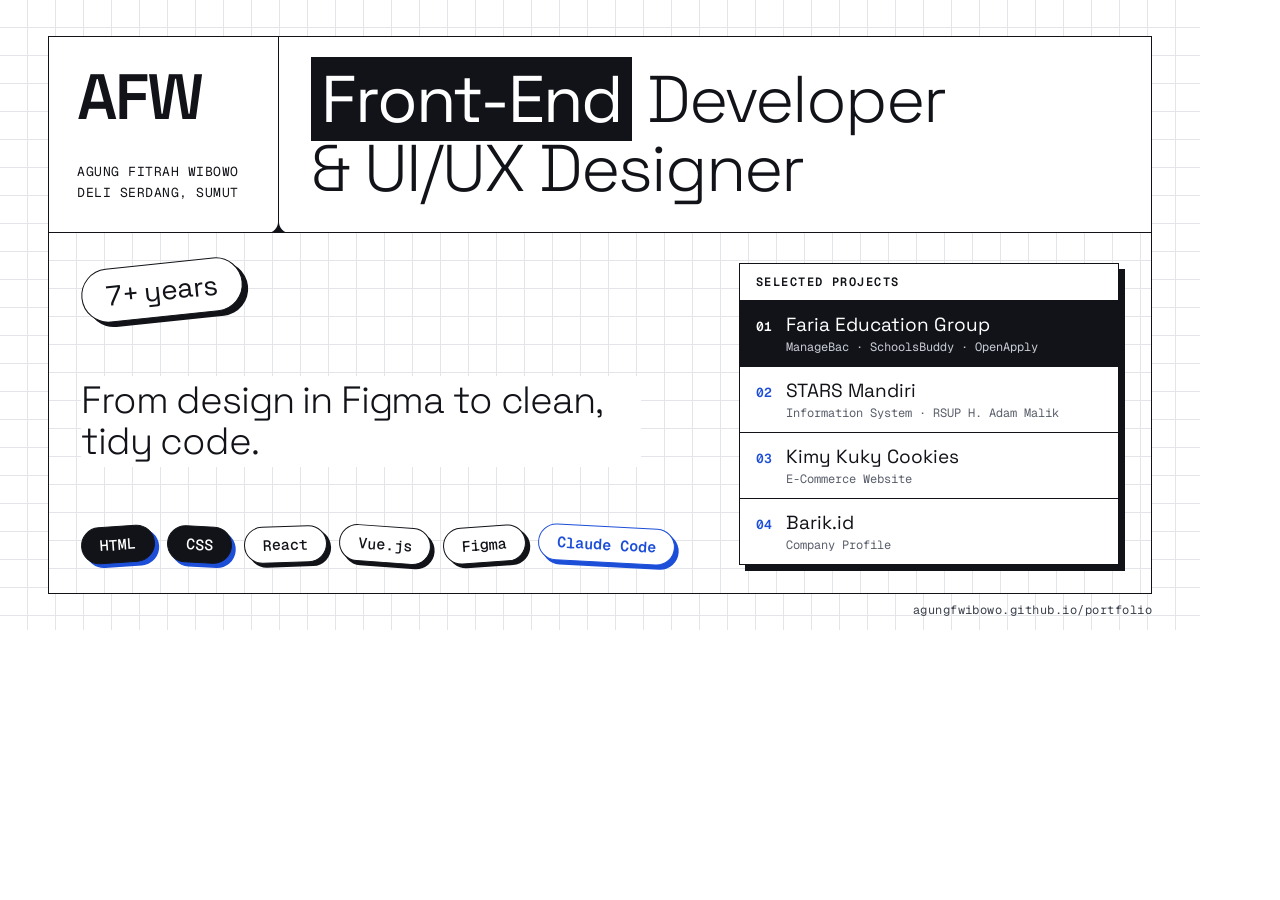
<file: _og.html>
<!doctype html><html lang="en"><head><meta charset="utf-8">
<link href="https://fonts.googleapis.com/css2?family=Space+Grotesk:wght@300;400;600&family=Geist+Mono:wght@400;500;600&display=block" rel="stylesheet">
<style>
:root{--ink:#111318;--soft:#3A3F4B;--grid:#E3E5E9;--accent:#1D4ED8}
*{box-sizing:border-box;margin:0}
html,body{width:1200px;height:630px;overflow:hidden;background:#fff;color:var(--ink)}
.og{position:relative;width:1200px;height:630px;border:0;
  background-image:linear-gradient(var(--grid) 1px,transparent 1px),linear-gradient(90deg,var(--grid) 1px,transparent 1px);background-size:28px 28px;background-position:-1px -1px}
.frame{position:absolute;inset:36px 48px;border:1px solid var(--ink);background:#fff;display:grid;grid-template-columns:230px 1fr;grid-template-rows:auto 1fr}
.id{border-right:1px solid var(--ink);border-bottom:1px solid var(--ink);padding:28px;display:flex;flex-direction:column;justify-content:space-between;gap:20px;position:relative}
.id::after{content:"";position:absolute;right:-12px;bottom:-1px;width:23px;height:11px;background:var(--ink);
  -webkit-mask:url("data:image/svg+xml,%3Csvg xmlns='http://www.w3.org/2000/svg' viewBox='0 0 23 11'%3E%3Cpath d='M0 11A11 11 0 0 0 11 0h1a11 11 0 0 0 11 11z'/%3E%3C/svg%3E") 0 0/100% 100% no-repeat}
.mark{font-family:'Space Grotesk';font-size:64px;font-weight:600;letter-spacing:-.04em;line-height:1}
.id p{font-family:'Geist Mono';font-size:13px;line-height:1.6;letter-spacing:.04em;text-transform:uppercase}
.title{border-bottom:1px solid var(--ink);padding:28px 32px;display:flex;align-items:flex-end}
h1{font-family:'Space Grotesk';font-size:66px;font-weight:300;line-height:1.05;letter-spacing:-.03em}
.hl{background:var(--ink);color:#fff;padding:0 10px;font-weight:400}
.bottom{grid-column:1/-1;position:relative;overflow:hidden;
  background-image:linear-gradient(var(--grid) 1px,transparent 1px),linear-gradient(90deg,var(--grid) 1px,transparent 1px);background-size:28px 28px;background-position:-1px -1px;
  padding:30px 32px;display:flex;flex-direction:column;justify-content:space-between}
.years{align-self:flex-start;transform:rotate(-6deg);padding:8px 24px;border:1.5px solid var(--ink);border-radius:999px;background:#fff;box-shadow:5px 5px 0 var(--ink);font-family:'Space Grotesk';font-size:28px;letter-spacing:-.02em}
.pills{display:flex;gap:12px;list-style:none;padding:0}
.pill{padding:8px 18px;border:1.5px solid var(--ink);border-radius:999px;background:#fff;box-shadow:4px 4px 0 var(--ink);font-family:'Geist Mono';font-size:15px;font-weight:500}
.pill.dark{background:var(--ink);color:#fff;box-shadow:4px 4px 0 var(--accent)}
.pill.ai{border-color:var(--accent);color:var(--accent);box-shadow:4px 4px 0 var(--accent);font-weight:600}
.r1{transform:rotate(-4deg)}.r2{transform:rotate(3deg)}.r3{transform:rotate(-2deg)}.r4{transform:rotate(4deg)}
.photo{position:absolute;right:16px;bottom:0;height:356px;width:auto}
.tag{font-family:'Space Grotesk';font-size:38px;font-weight:300;line-height:1.1;letter-spacing:-.03em;max-width:560px;background:#fff;padding:4px 0}
.pros{position:absolute;right:32px;top:30px;width:380px;border-top:1px solid var(--ink);background:#fff;box-shadow:6px 6px 0 var(--ink);border-left:1px solid var(--ink);border-right:1px solid var(--ink)}
.pros h2{font-family:'Geist Mono';font-size:12px;font-weight:600;letter-spacing:.12em;text-transform:uppercase;padding:10px 16px;border-bottom:1px solid var(--ink)}
.pro{display:grid;grid-template-columns:30px 1fr;align-items:baseline;padding:11px 16px;border-bottom:1px solid var(--ink)}
.pro .no{font-family:'Geist Mono';font-size:13px;font-weight:600;color:var(--accent)}
.pro b{font-family:'Space Grotesk';font-size:19px;font-weight:400;display:block}
.pro small{font-family:'Geist Mono';font-size:12px;color:#5A5F6B}
.pro.on{background:var(--ink);color:#fff}.pro.on .no{color:#fff}.pro.on small{color:#C9CDD6}
.url{position:absolute;right:48px;bottom:12px;font-family:'Geist Mono';font-size:12px;color:var(--soft);letter-spacing:.04em}
</style></head><body>
<div class="og">
  <div class="frame">
    <div class="id"><span class="mark">AFW</span><p>Agung Fitrah Wibowo<br>Deli Serdang, Sumut</p></div>
    <div class="title"><h1><span class="hl">Front-End</span> Developer<br>&amp; UI/UX Designer</h1></div>
    <div class="bottom">
      <span class="years">7+ years</span>
      <p class="tag">From design in Figma to clean, tidy code.</p>
      <div class="pros">
        <h2>Selected projects</h2>
        <div class="pro on"><span class="no">01</span><span><b>Faria Education Group</b><small>ManageBac · SchoolsBuddy · OpenApply</small></span></div>
        <div class="pro"><span class="no">02</span><span><b>STARS Mandiri</b><small>Information System · RSUP H. Adam Malik</small></span></div>
        <div class="pro"><span class="no">03</span><span><b>Kimy Kuky Cookies</b><small>E-Commerce Website</small></span></div>
        <div class="pro"><span class="no">04</span><span><b>Barik.id</b><small>Company Profile</small></span></div>
      </div>
      <ul class="pills">
        <li class="pill dark r1">HTML</li><li class="pill dark r2">CSS</li><li class="pill r3">React</li><li class="pill r4">Vue.js</li><li class="pill r1">Figma</li><li class="pill ai r2">Claude Code</li>
      </ul>
    </div>
  </div>
  <span class="url">agungfwibowo.github.io/portfolio</span>
</div>
</body></html>
</file>
